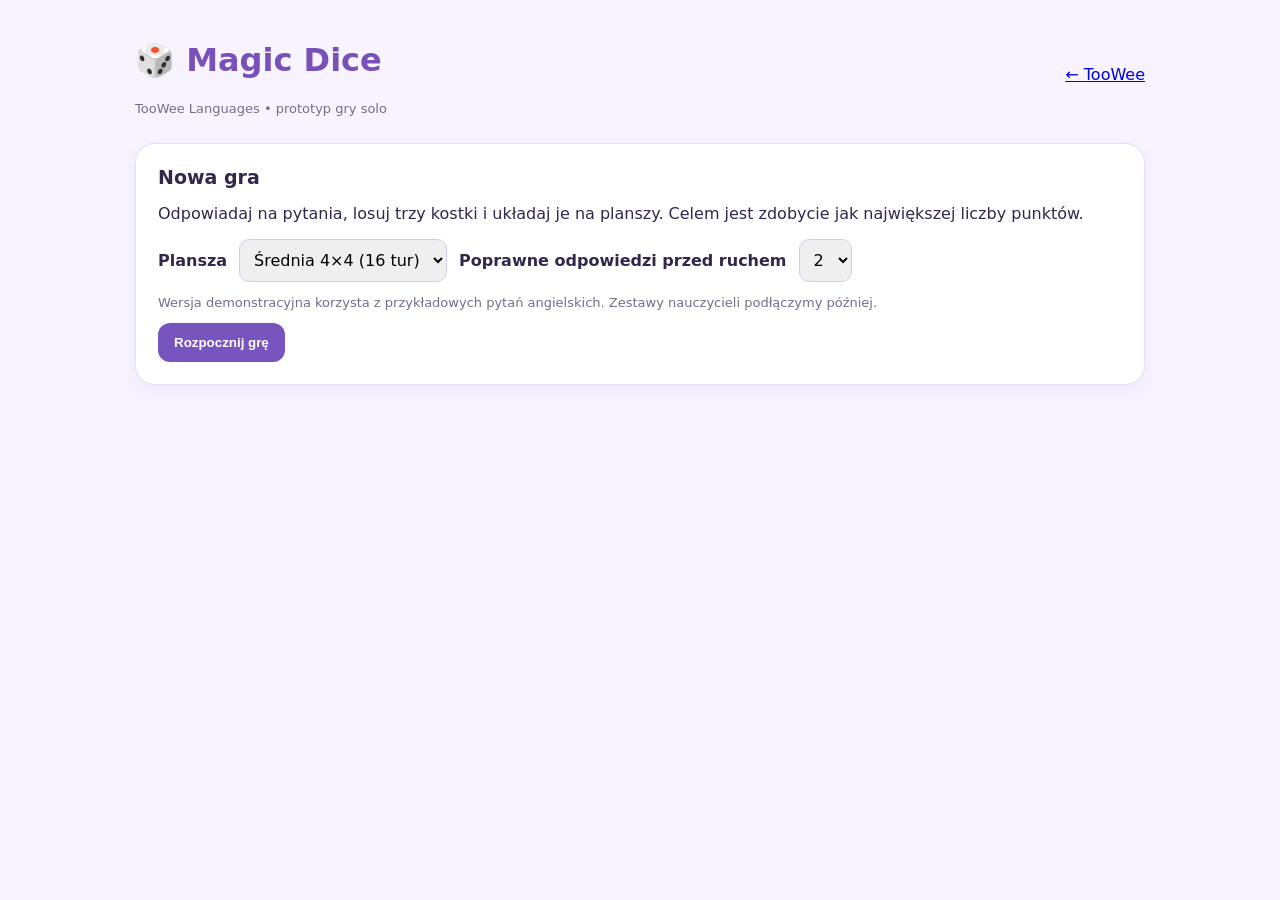
<file: magic-dice.html>
<!doctype html><html lang="pl"><head><meta charset="utf-8"><meta name="viewport" content="width=device-width,initial-scale=1"><title>TooWee • Magic Dice</title><style>
:root{font-family:Inter,system-ui,sans-serif;background:#f7f3ff;color:#33264b}*{box-sizing:border-box}body{margin:0}main{max-width:1050px;margin:auto;padding:20px}h1{color:#7751b9}h2{font-size:19px;margin:0 0 12px}.panel{background:#fff;border:1px solid #e7def4;border-radius:20px;padding:22px;margin:14px 0;box-shadow:0 5px 16px #513b7610}.row{display:flex;align-items:center;gap:12px;flex-wrap:wrap}.spread{justify-content:space-between}.muted{color:#786b8c;font-size:13px}button{background:#7854be;color:#fff;border:0;border-radius:12px;padding:12px 16px;font-weight:700;cursor:pointer}button.alt{background:#eee7fb;color:#563c8c}button:disabled{opacity:.45;cursor:not-allowed}select,input{font:inherit;padding:10px;border:1px solid #d8cbea;border-radius:10px}label{font-weight:650}.hidden{display:none!important}.board{display:grid;gap:7px;width:min(100%,490px);aspect-ratio:1;margin:auto}.cell{min-width:0;min-height:0;padding:2px;border:2px solid #e6dff0;border-radius:12px;background:#f4f1f9;color:#51436a;display:flex;align-items:center;justify-content:center;font-size:clamp(10px,2.5vw,18px);position:relative}.cell[data-type=color]{background:var(--tile)}.cell[data-type=number]{background:#e2ddec}.cell:focus-visible{outline:3px solid #9b74dd}.die{display:inline-flex;flex-direction:column;align-items:center;justify-content:center;aspect-ratio:1;width:62px;border-radius:14px;background:var(--die);color:#fff;font-size:28px;font-weight:850;border:3px solid #ffffff88;box-shadow:0 3px 7px #0002;text-shadow:0 1px 3px #0007}.cell .die{width:90%;height:90%;font-size:clamp(15px,3.2vw,32px)}.dice{display:flex;gap:12px;justify-content:center;flex-wrap:wrap}.dice button{background:transparent;padding:3px;border:3px solid transparent;border-radius:16px}.dice button.chosen{border-color:#7652bf;background:#eee7fb}.stat{background:#f4eefc;border-radius:12px;padding:12px 16px}.message{background:#f0eafb;border-radius:12px;padding:12px;margin:10px 0}.error{color:#b02b4a}.success{color:#25784b}.answers{display:grid;grid-template-columns:repeat(2,minmax(0,1fr));gap:10px}.answers button{min-height:52px}.help{display:flex;gap:8px;flex-wrap:wrap} @media(max-width:650px){main{padding:10px}.panel{padding:14px}.die{width:52px}.cell{border-radius:7px}.answers{grid-template-columns:1fr}}
</style></head><body><main><header class="row spread"><div><h1>🎲 Magic Dice</h1><p class="muted">TooWee Languages • prototyp gry solo</p></div><a href="index.html">← TooWee</a></header>
<section id="setup" class="panel"><h2>Nowa gra</h2><p>Odpowiadaj na pytania, losuj trzy kostki i układaj je na planszy. Celem jest zdobycie jak największej liczby punktów.</p><div class="row"><label for="size">Plansza</label><select id="size"><option value="3">Łatwa 3×3 (9 tur)</option><option value="4" selected>Średnia 4×4 (16 tur)</option><option value="5">Trudna 5×5 (25 tur)</option></select><label for="need">Poprawne odpowiedzi przed ruchem</label><select id="need"><option value="1">1</option><option value="2" selected>2</option><option value="3">3</option></select></div><p class="muted">Wersja demonstracyjna korzysta z przykładowych pytań angielskich. Zestawy nauczycieli podłączymy później.</p><button id="start">Rozpocznij grę</button></section>
<section id="game" class="hidden"><div class="panel row spread"><div class="row"><span class="stat">Tura: <strong id="turn">1</strong></span><span class="stat">💎 <strong id="diamonds">10</strong></span><span class="stat">Punkty: <strong id="points">0</strong></span></div><span id="target" class="stat"></span></div>
<div id="questionPanel" class="panel"><h2>📚 Pytanie <span id="progress"></span></h2><p id="prompt" style="font-size:20px;font-weight:650"></p><div id="answers" class="answers"></div><p id="feedback" aria-live="polite"></p></div>
<div id="playPanel" class="panel hidden"><h2>Wybierz jedną z trzech kostek</h2><div id="dice" class="dice"></div><p class="muted">Kliknij kostkę, a następnie dozwolone pole na planszy. Nie można kłaść dwóch identycznych kostek obok siebie (góra/dół/lewo/prawo).</p><div class="help"><button id="reroll" class="alt">🔄 Przerzuć jedną (2 💎)</button><button id="draw" class="alt">🎲 Nowe trzy (4 💎)</button><button id="chooseValue" class="alt">🔢 Wybierz wartość (5 💎)</button><button id="pass" class="alt">Pomiń turę</button></div><p id="playMessage" class="message" aria-live="polite"></p></div>
<div class="panel"><h2>Plansza</h2><div id="board" class="board" aria-label="Plansza Magic Dice"></div><p class="muted">Szare pole z cyfrą = wymagana wartość; pastelowy kolor = wymagany kolor; jasne pole = dowolna kostka.</p></div></section>
<section id="end" class="panel hidden"><h2>🏆 Koniec gry!</h2><p id="summary"></p><div id="breakdown"></div><button id="again">Zagraj ponownie</button></section>
</main><script>
"use strict";
const $=id=>document.getElementById(id),COLORS=[{name:"czerwony",hex:"#e76c82",light:"#fce0e6"},{name:"żółty",hex:"#d5a626",light:"#fff2c9"},{name:"zielony",hex:"#4caa83",light:"#d7f2e6"},{name:"niebieski",hex:"#538dd7",light:"#dbeafa"},{name:"fioletowy",hex:"#9564ca",light:"#eadcf8"}];
const QUESTIONS=[["She ___ TV when I called.",["was watching","watched","watches","watch"],0],["I ___ to school yesterday.",["went","go","have gone","going"],0],["They ___ football at 5 PM yesterday.",["were playing","played","play","have played"],0],["He ___ his keys last night.",["lost","was losing","loses","has lost"],0],["While I ___, it started raining.",["was walking","walk","walked","have walked"],0],["We ___ dinner when the phone rang.",["were having","had","have","having"],0],["She ___ the book last week.",["finished","finishes","has finished","was finishing"],0],["What ___ you doing at 8 PM?",["were","did","are","have"],0]];
let state=null;
const rnd=n=>Math.floor(Math.random()*n),die=()=>({color:rnd(5),value:1+rnd(6)}),shuffle=a=>a.map(v=>({v,r:Math.random()})).sort((a,b)=>a.r-b.r).map(x=>x.v);
function tile(){const r=Math.random();return r<.28?{type:"number",value:1+rnd(6)}:r<.55?{type:"color",value:rnd(5)}:{type:"neutral",value:null}}
function drawDie(d){return '<span class="die" style="--die:'+COLORS[d.color].hex+'" aria-label="'+COLORS[d.color].name+' '+d.value+'">'+d.value+'</span>'}
function valid(d,i){const t=state.tiles[i];if(state.placed[i])return false;if(t.type==="number"&&t.value!==d.value)return false;if(t.type==="color"&&t.value!==d.color)return false;const n=state.size;for(const j of [i%n?i-1:-1,i%n<n-1?i+1:-1,i-n,i+n]){if(j<0||j>=n*n)continue;const x=state.placed[j];if(x&&x.color===d.color&&x.value===d.value)return false}return true}
function score(){let rows=0,cols=0,filled=0;const n=state.size;for(const d of state.placed)if(d)filled++;for(let axis=0;axis<2;axis++)for(let k=0;k<n;k++){const line=Array.from({length:n},(_,j)=>state.placed[axis===0?k*n+j:j*n+k]);if(line.every(Boolean)&&new Set(line.map(d=>d.color)).size===n&&new Set(line.map(d=>d.value)).size===n){if(axis===0)rows++;else cols++}}const bonus=state.placed.filter(d=>d&&d.color===state.target).length*2;return {filled,rows,cols,bonus,empty:n*n-filled,total:filled+5*(rows+cols)+bonus-(n*n-filled)}}
function renderBoard(){const n=state.size;$("board").style.gridTemplateColumns="repeat("+n+",1fr)";$("board").innerHTML=state.tiles.map((t,i)=>{const d=state.placed[i],style=t.type==="color"?'style="--tile:'+COLORS[t.value].light+'"':"";return '<button class="cell" data-i="'+i+'" data-type="'+t.type+'" '+style+' '+(state.phase!=="place"||state.selected===null||!valid(state.pool[state.selected],i)?"disabled":"")+' aria-label="Pole '+(i+1)+(d?" zajęte":"")+'">'+(d?drawDie(d):t.type==="number"?t.value:t.type==="color"?"●":"·")+'</button>'}).join("")}
function stats(){const s=score();$("turn").textContent=Math.min(state.turn+1,state.max)+"/"+state.max;$("diamonds").textContent=state.diamonds;$("points").textContent=s.total;$("target").textContent="🎯 Kolor bonusowy: "+COLORS[state.target].name;renderBoard()}
function nextQuestion(){state.phase="question";state.qCount=0;$("questionPanel").classList.remove("hidden");$("playPanel").classList.add("hidden");ask();stats()}
function ask(){const q=QUESTIONS[rnd(QUESTIONS.length)];state.current=q;$("progress").textContent="("+state.qCount+"/"+state.need+" poprawnych)";$("prompt").textContent=q[0];$("feedback").textContent="";$("answers").innerHTML=shuffle(q[1].map((a,i)=>({a,i}))).map(x=>'<button data-answer="'+x.i+'">'+x.a.replace(/&/g,"&amp;").replace(/</g,"&lt;")+'</button>').join("")}
$("answers").onclick=e=>{const b=e.target.closest("button[data-answer]");if(!b||state.phase!=="question")return;const correct=Number(b.dataset.answer)===state.current[2];state.attempts++;if(correct){state.correct++;state.qCount++;if(state.qCount>=state.need){state.phase="place";state.pool=[die(),die(),die()];state.selected=null;state.used={reroll:false,draw:false,value:false};$("questionPanel").classList.add("hidden");$("playPanel").classList.remove("hidden");$("playMessage").textContent="Wybierz kostkę i pole.";renderDice();stats()}else ask()}else{$("feedback").textContent="Spróbuj ponownie!";$("feedback").className="error";ask()}};
function renderDice(){$("dice").innerHTML=state.pool.map((d,i)=>'<button data-die="'+i+'" class="'+(state.selected===i?"chosen":"")+'" aria-label="Wybierz kostkę '+(i+1)+'">'+drawDie(d)+'</button>').join("");for(const [id,cost,key] of [["reroll",2,"reroll"],["draw",4,"draw"],["chooseValue",5,"value"]])$(id).disabled=state.used[key]||state.diamonds<cost||((key==="reroll"||key==="value")&&state.selected===null);renderBoard()}
$("dice").onclick=e=>{const b=e.target.closest("button[data-die]");if(!b)return;state.selected=Number(b.dataset.die);$("playMessage").textContent="Teraz wybierz pole na planszy.";renderDice()};
$("board").onclick=e=>{const b=e.target.closest("button[data-i]");if(!b||state.phase!=="place"||state.selected===null)return;const i=Number(b.dataset.i),d=state.pool[state.selected];if(!valid(d,i))return;state.placed[i]={...d};advance()};
function advance(){state.turn++;if(state.turn>=state.max){finish();return}nextQuestion()}
function spend(cost,key){if(state.used[key]||state.diamonds<cost)return false;state.diamonds-=cost;state.used[key]=true;return true}
$("reroll").onclick=()=>{if(state.selected===null||!spend(2,"reroll"))return;state.pool[state.selected]=die();$("playMessage").textContent="Wylosowano nową kostkę.";stats();renderDice()};
$("draw").onclick=()=>{if(!spend(4,"draw"))return;state.pool=[die(),die(),die()];state.selected=null;$("playMessage").textContent="Wylosowano trzy nowe kostki.";stats();renderDice()};
$("chooseValue").onclick=()=>{if(state.selected===null||state.used.value||state.diamonds<5)return;const input=prompt("Wybierz wartość kostki od 1 do 6:");if(input===null)return;const v=Number(input);if(!Number.isInteger(v)||v<1||v>6){$("playMessage").textContent="Podaj liczbę od 1 do 6.";return}if(!spend(5,"value"))return;state.pool[state.selected].value=v;stats();renderDice()};
$("pass").onclick=()=>{if(confirm("Pominąć turę? Zużyje to jedną turę."))advance()};
function finish(){const s=score();$("game").classList.add("hidden");$("end").classList.remove("hidden");$("summary").textContent="Twój wynik: "+s.total+" punktów. Poprawne odpowiedzi: "+state.correct+"/"+state.attempts+" ("+(state.attempts?Math.round(100*state.correct/state.attempts):0)+"%).";$("breakdown").textContent="Kostki: +"+s.filled+" • Pełne rzędy/kolumny: +"+5*(s.rows+s.cols)+" • Bonus koloru: +"+s.bonus+" • Puste pola: −"+s.empty}
$("start").onclick=()=>{const size=Number($("size").value),need=Number($("need").value);state={size,max:size*size,need,turn:0,diamonds:10,target:rnd(5),tiles:Array.from({length:size*size},tile),placed:Array(size*size).fill(null),attempts:0,correct:0,phase:"question",qCount:0};$("setup").classList.add("hidden");$("end").classList.add("hidden");$("game").classList.remove("hidden");nextQuestion()};
$("again").onclick=()=>{$("end").classList.add("hidden");$("setup").classList.remove("hidden")};
</script></body></html>
</file>
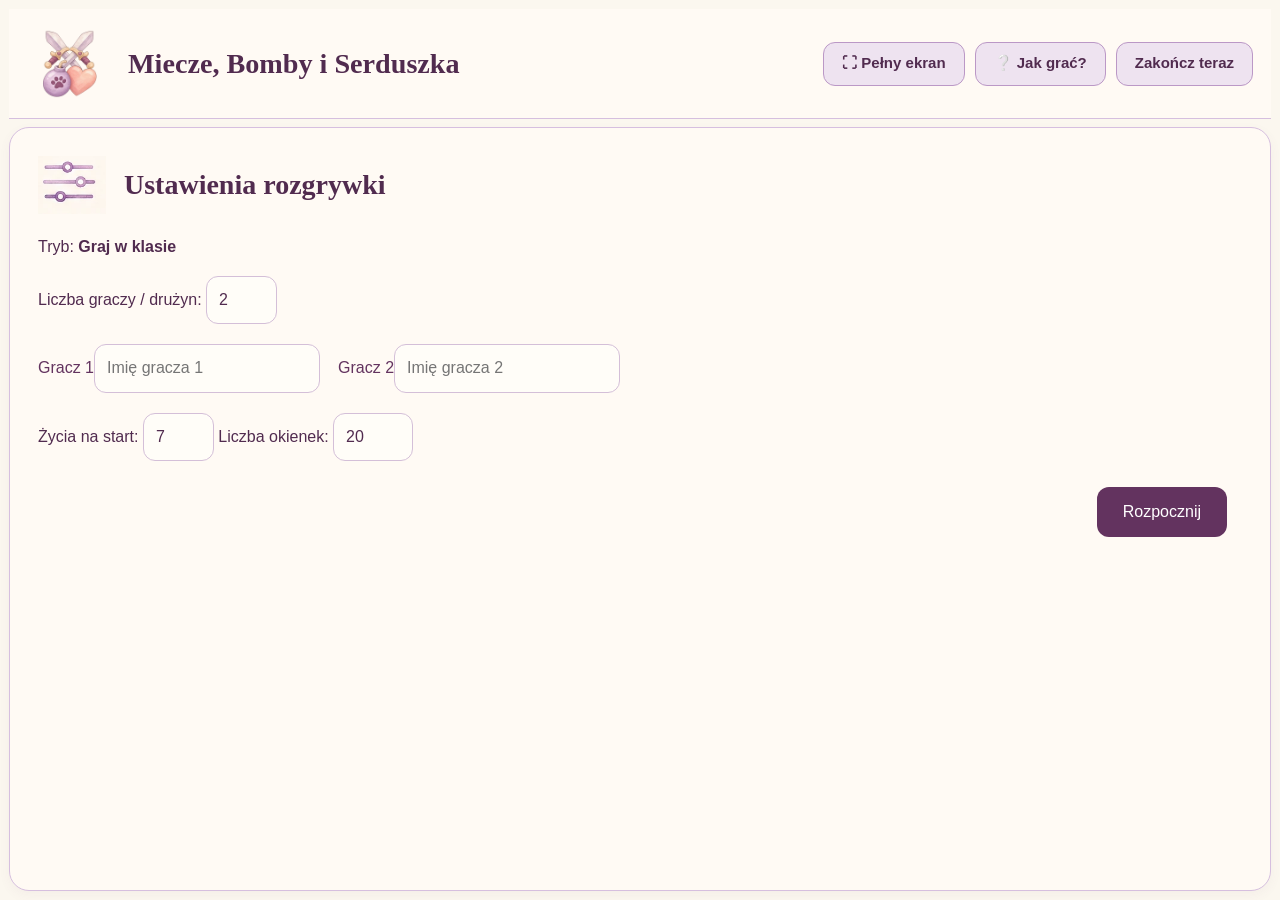
<file: swords-bombs-hearts.html>
<!doctype html><html lang="pl"><head><meta charset="utf-8"><meta name="viewport" content="width=device-width,initial-scale=1"><title>Miecze, Bomby i Serduszka · TooWee</title><style>
*{box-sizing:border-box}body{margin:0;background:#f8f3ff;color:#352549;font:16px system-ui,Arial}main{min-height:100vh;display:flex;flex-direction:column;padding:clamp(12px,2vw,28px);gap:14px;max-width:1500px;margin:auto}header{display:flex;align-items:center;justify-content:space-between;gap:12px;flex-wrap:wrap}h1{font-size:clamp(20px,2.5vw,34px);margin:0;color:#7952a4}button{border:0;border-radius:12px;background:#7952ae;color:white;padding:12px 18px;font:inherit;cursor:pointer}button:disabled{opacity:.5;cursor:default}input{border:1px solid #cab5dc;border-radius:9px;padding:10px;font:inherit;max-width:100%}.panel{background:white;border-radius:20px;padding:18px;box-shadow:0 5px 20px #48346a10}.players{display:flex;flex-wrap:wrap;gap:12px}.player{padding:12px 16px;border:2px solid #e6d8f3;border-radius:15px;background:white;min-width:170px}.player.active{border-color:#8053bd;background:#f2eaff}.player.out{opacity:.45}.hearts{font-size:clamp(18px,2vw,28px);letter-spacing:2px}.board{display:grid;grid-template-columns:repeat(var(--cols,5),minmax(0,1fr));gap:clamp(5px,1vw,12px);flex:1;min-height:0}.tile{min-height:60px;background:linear-gradient(145deg,#8c66c3,#67439c);font-size:clamp(20px,3vw,42px);font-weight:800;aspect-ratio:1.4}.tile.revealed{background:#eee6f7;color:#37234f}.controls{display:flex;gap:10px;flex-wrap:wrap}.question{font-size:clamp(18px,2.2vw,26px);font-weight:650}.target{display:flex;gap:10px;flex-wrap:wrap}#message{font-size:18px;font-weight:600}.hidden{display:none!important}@media(max-width:700px){.tile{min-height:45px;aspect-ratio:1}.player{min-width:130px;padding:8px}.board{gap:5px}}
/* One-screen game layout: the board consumes only the remaining viewport height. */
html,body{width:100%;height:100%;overflow:hidden}
main{height:100dvh;min-height:0;max-width:none;overflow:hidden;gap:clamp(5px,.9vh,12px);padding:clamp(6px,1vh,12px)}
header{flex:0 0 auto;min-height:0}header h1{font-size:clamp(17px,2vw,27px)}
#play:not(.hidden){display:flex;flex-direction:column;flex:1;min-height:0;gap:clamp(4px,.8vh,10px);overflow:hidden}
#play>.panel{flex:0 0 auto;padding:clamp(7px,1vh,12px);display:grid;grid-template-columns:minmax(0,1fr) auto;gap:3px 10px;align-items:center}
#play>.panel h2{font-size:clamp(16px,2vw,23px);margin:0;grid-column:1}
#question{font-size:clamp(14px,1.8vw,22px);grid-column:1}
#answer,#controls,#targets{grid-column:2;grid-row:auto}
#message{margin:0;font-size:clamp(12px,1.4vw,16px);grid-column:1/-1}
.players{flex:0 0 auto;max-height:19vh;overflow:hidden;gap:6px;align-content:start}
.player{padding:5px 9px;min-width:110px;font-size:clamp(11px,1.3vw,15px)}
.hearts{font-size:clamp(12px,1.65vw,21px);letter-spacing:0;overflow-wrap:anywhere}
.board{flex:1 1 0;min-height:0;min-width:0;display:grid;grid-template-columns:repeat(var(--cols,5),minmax(0,1fr));grid-template-rows:repeat(var(--rows,4),minmax(0,1fr));gap:clamp(3px,.7vh,8px);overflow:hidden}
.tile{min-width:0;min-height:0;width:100%;height:100%;aspect-ratio:auto;padding:0;border-radius:clamp(5px,1vw,12px);font-size:clamp(18px,min(4vw,6vh),56px)}
#setup{overflow:auto;max-height:calc(100dvh - 65px)}
@media(max-height:650px){header h1{font-size:18px}header button,#play button{padding:5px 9px;font-size:13px}.players{max-height:16vh}.player{padding:3px 6px}.hearts{font-size:13px}}

/* Keep the numbered board clear; show this panel only for targeting or results. */
#play>.panel[hidden]{display:none!important}
#play>.panel{height:clamp(130px,20vh,190px);min-height:0;overflow:hidden;grid-template-rows:auto 1fr auto;align-content:start}
#play>.panel h2{grid-row:1;align-self:start}
#question{grid-row:2;align-self:center}
#targets,#controls,#answer{align-self:center}
#message{grid-row:3;align-self:end;white-space:nowrap;overflow:hidden;text-overflow:ellipsis}
.board{align-content:stretch;justify-content:stretch}
@media(max-height:600px){#play>.panel{height:120px}.players{max-height:13vh}}
</style><link rel="stylesheet" href="teacher-game-setup.css?v=4"><style>body{background:#fbf7ef;color:#512b4f}header{border-bottom:1px solid #d6bfdf;padding-bottom:18px}header h1{font-family:Georgia,serif;color:#512b4f;display:flex;align-items:center;gap:16px}header h1 img{width:85px;height:85px;object-fit:contain}button{background:#63335f;color:#fff}#setup{background:#fffaf4;border:1px solid #d6bfdf;padding:28px;border-radius:20px;box-shadow:0 4px 12px #7754740d}#setup h2{font:700 28px Georgia,serif;color:#512b4f;display:flex;align-items:center;gap:18px;margin:0 0 24px}#setup h2:before{content:"";display:block;width:68px;height:58px;background:url("assets/approved-game-setup.webp") -480px -183px/921.6px 614.4px no-repeat}#setup input{background:#fffdf8;border:1px solid #d4bfd8;border-radius:12px;min-height:48px;padding:12px;color:#512b4f}#setup p{margin:20px 0}#setup #nameFields{display:flex;flex-wrap:wrap;gap:18px}#setup #begin{display:block;min-height:50px;padding:12px 26px;margin:26px 0 0 auto}#setup label{color:#63335f}</style><link rel="stylesheet" href="classroom-tools.css?v=20261111c"><link rel="stylesheet" href="swords-bombs-hearts.css?v=20261113b">
<link rel="stylesheet" href="game-ui.css?v=20261116shared"><link rel="stylesheet" href="question-engine.css?v=20261119formats"><style>.tw-vocab-image{display:block;max-width:260px;max-height:22dvh;object-fit:contain;margin:8px auto}</style></head><body><main><header><h1><img src="assets/game-icons/sbh.webp" alt="">Miecze, Bomby i Serduszka</h1><div class="controls"><button id="fullscreen">⛶ Pełny ekran</button><button id="helpGame" type="button">❔ Jak grać?</button><button id="exitGame" type="button">Zakończ teraz</button></div></header><section id="setup" class="panel"><h2>Ustawienia rozgrywki</h2><p>Tryb: <strong>Graj w klasie</strong></p><p>Liczba graczy / drużyn: <input id="playerCount" type="number" min="2" max="30" value="2"></p><div id="nameFields"></div><p>Życia na start: <input id="lives" type="number" min="1" max="30" value="7"> Liczba okienek: <input id="count" type="number" min="5" max="100" value="20"></p><button id="begin">Rozpocznij</button></section><section id="play" class="hidden"><div id="players" class="players"></div><div class="panel"><h2 id="turn"></h2><div id="question" class="question"></div><div id="answer"></div><div id="targets" class="target"></div><div id="controls" class="controls"></div><p id="message" aria-live="polite"></p></div><div id="board" class="board"></div></section></main><script src="game-ui.js?v=20261116shared"></script><script src="question-engine.js?v=20261119formats2"></script><script src="swords-bombs-hearts-play.js?v=20261120imageside"></script><script src="dialog-close.js?v=2"></script></body></html>
</file>
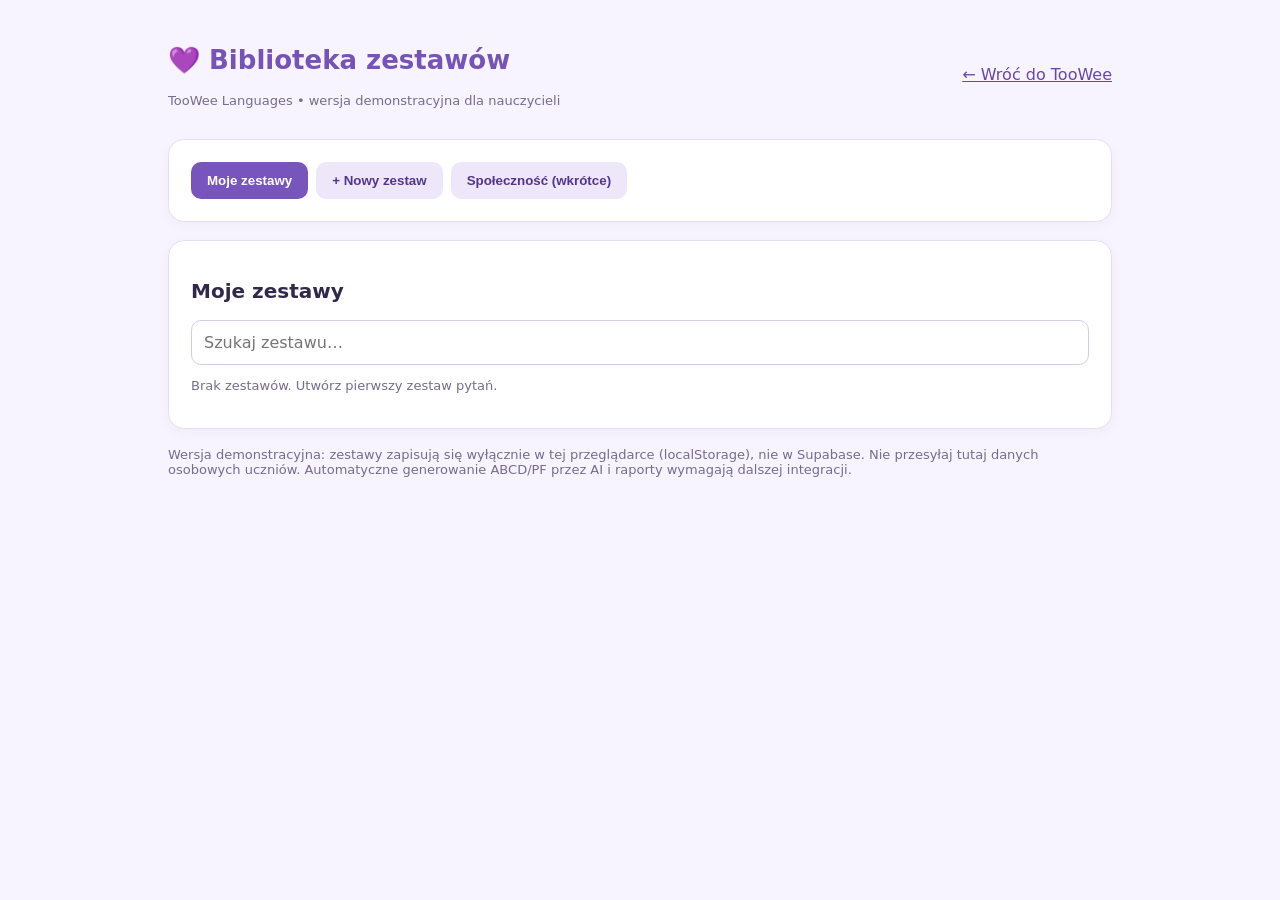
<file: teacher-library.html>
<!doctype html>
<html lang="pl"><head><meta charset="utf-8"><meta name="viewport" content="width=device-width,initial-scale=1"><title>TooWee – Biblioteka zestawów</title>
<style>
:root{font-family:Inter,system-ui,sans-serif;color:#322849;background:#f7f4ff}*{box-sizing:border-box}body{margin:0}main{max-width:980px;margin:auto;padding:28px 18px}header{display:flex;justify-content:space-between;align-items:center;gap:15px;flex-wrap:wrap}h1{color:#7654b7;font-size:26px}h2{font-size:20px}button{border:0;border-radius:10px;background:#7855bd;color:white;padding:11px 16px;font-weight:600;cursor:pointer}button.secondary{background:#eee7fa;color:#54358e}button:disabled{opacity:.5;cursor:not-allowed}.card{background:#fff;border:1px solid #e7def3;border-radius:16px;padding:22px;margin:18px 0;box-shadow:0 3px 12px #32144d0a}.row{display:flex;gap:10px;align-items:center;flex-wrap:wrap}.grow{flex:1}.muted{color:#786c8c;font-size:13px}.tabs{display:flex;gap:8px;flex-wrap:wrap}input,textarea,select{width:100%;padding:12px;border:1px solid #d8cbe9;border-radius:10px;font:inherit}textarea{min-height:155px}label{display:block;font-weight:650;margin:12px 0 6px} .item{padding:14px;border:1px solid #e8e0f4;border-radius:12px;margin:10px 0}.pill{display:inline-block;background:#eee8fa;border-radius:8px;padding:5px 9px;font-size:12px}.error{color:#a12946}.success{color:#276c4b}.hidden{display:none!important} .grid{display:grid;grid-template-columns:repeat(auto-fit,minmax(180px,1fr));gap:12px} .option{padding:15px;border:1px solid #ddd0ef;border-radius:12px;cursor:pointer}.option input{width:auto} .question{white-space:pre-wrap}a{color:#6947aa} @media(max-width:600px){main{padding:14px}.card{padding:15px}}
</style></head><body><main>
<header><div><h1>💜 Biblioteka zestawów</h1><p class="muted">TooWee Languages • wersja demonstracyjna dla nauczycieli</p></div><a href="index.html">← Wróć do TooWee</a></header>
<div class="card"><div class="tabs"><button id="tabMine">Moje zestawy</button><button id="tabCreate" class="secondary">+ Nowy zestaw</button><button id="tabCommunity" class="secondary">Społeczność (wkrótce)</button></div></div>
<section id="mine" class="card"><h2>Moje zestawy</h2><input id="search" placeholder="Szukaj zestawu…"><div id="sets"></div></section>
<section id="create" class="card hidden"><h2 id="editorTitle">Nowy zestaw</h2><label for="title">Nazwa zestawu</label><input id="title" placeholder="np. Past Simple vs Past Continuous" maxlength="120"><label for="language">Język</label><select id="language"><option>Angielski</option><option>Japoński</option><option>Hiszpański</option></select><label for="level">Poziom</label><input id="level" placeholder="np. A2/B1, N5" maxlength="30"><label for="bulk">Pytania i odpowiedzi</label><p class="muted">Wklej jedno pytanie w wierszu. Oddziel pytanie od odpowiedzi pionową kreską |. W razie potrzeby popraw wiersze przed zapisem.</p><textarea id="bulk" placeholder="She ___ (watch) TV when I called. | was watching&#10;I ___ (go) to school yesterday. | went"></textarea><div class="row"><button id="preview">Sprawdź import</button><button id="save" class="secondary">Zapisz zestaw</button><button id="cancel" class="secondary">Anuluj</button></div><div id="validation" aria-live="polite"></div></section>
<section id="configure" class="card hidden"><h2>Utwórz rozgrywkę</h2><p id="selectedSet"></p><label for="game">Gra</label><select id="game"><option value="dice">🎲 Magic Dice</option><option value="pouches">🐱 Saszetki Sophie</option><option value="collection">🏆 Kolekcje</option></select><label for="format">Format pytań</label><select id="format"><option value="write">Wpisz odpowiedź</option><option value="quiz">Quiz ABCD</option><option value="tf">Prawda / Fałsz</option></select><div id="diceSettings"><label for="difficulty">Poziom Magic Dice</label><select id="difficulty"><option value="3">Łatwy 3×3 – 9 tur</option><option value="4" selected>Średni 4×4 – 16 tur</option><option value="5">Trudny 5×5 – 25 tur</option></select></div><label for="required">Poprawne odpowiedzi przed ruchem</label><select id="required"><option>1</option><option selected>2</option><option>3</option><option>5</option></select><p id="gameNote" class="muted"></p><div class="row"><button id="showQuestions">Podgląd pytań</button><button id="back" class="secondary">Wróć</button></div><div id="questions"></div></section>
<section id="community" class="card hidden"><h2>Zestawy społeczności</h2><p>Ten widok zostanie podłączony po wdrożeniu kont nauczycieli, uprawnień dostępu i bazy Supabase. Nie publikujemy prywatnych materiałów automatycznie.</p></section>
<p class="muted">Wersja demonstracyjna: zestawy zapisują się wyłącznie w tej przeglądarce (localStorage), nie w Supabase. Nie przesyłaj tutaj danych osobowych uczniów. Automatyczne generowanie ABCD/PF przez AI i raporty wymagają dalszej integracji.</p>
</main><script>
"use strict";
const KEY="toowee.teacherSets.demo.v1";const $=id=>document.getElementById(id);
let sets=[];try{const stored=JSON.parse(localStorage.getItem(KEY)||"[]");if(Array.isArray(stored))sets=stored.filter(s=>s&&typeof s.title==="string"&&Array.isArray(s.questions))}catch{}
let editing=null,selected=null;
const escapeHTML=s=>String(s).replace(/[&<>"']/g,c=>({"&":"&amp;","<":"&lt;",">":"&gt;",'"':"&quot;","'":"&#39;"}[c]));
function show(id){for(const x of ["mine","create","configure","community"])$(x).classList.toggle("hidden",x!==id)}
function parse(){return $("bulk").value.split(/\r?\n/).map((line,i)=>({line:i+1,parts:line.split("|").map(v=>v.trim()),raw:line})).filter(v=>v.raw.trim())}
function validate(){const rows=parse(),errors=rows.filter(v=>v.parts.length!==2||!v.parts[0]||!v.parts[1]);$("validation").innerHTML=errors.length?'<p class="error">Popraw wiersze: '+errors.map(v=>v.line).join(", ")+'</p>':'<p class="success">Rozpoznano '+rows.length+' pytań.</p>';return {rows,errors}}
function persist(){localStorage.setItem(KEY,JSON.stringify(sets))}
function render(){const term=$("search").value.toLocaleLowerCase("pl");const filtered=sets.filter(s=>s.title.toLocaleLowerCase("pl").includes(term));$("sets").innerHTML=filtered.length?filtered.map(s=>'<div class="item"><div class="row"><div class="grow"><strong>'+escapeHTML(s.title)+'</strong><p class="muted">'+escapeHTML(s.language)+' • '+escapeHTML(s.level||"Poziom nieokreślony")+' • '+s.questions.length+' pytań</p></div><button data-action="play" data-id="'+escapeHTML(s.id)+'">Zagraj</button><button class="secondary" data-action="edit" data-id="'+escapeHTML(s.id)+'">Edytuj</button><button class="secondary" data-action="delete" data-id="'+escapeHTML(s.id)+'">Usuń</button></div></div>').join(""):'<p class="muted">Brak zestawów. Utwórz pierwszy zestaw pytań.</p>'}
$("sets").addEventListener("click",e=>{const b=e.target.closest("button[data-action]");if(!b)return;const s=sets.find(x=>x.id===b.dataset.id);if(!s)return;if(b.dataset.action==="delete"){if(confirm("Usunąć zestaw „"+s.title+"”?")){sets=sets.filter(x=>x.id!==s.id);persist();render()}return}if(b.dataset.action==="edit"){editing=s.id;$("editorTitle").textContent="Edytuj zestaw";$("title").value=s.title;$("language").value=s.language;$("level").value=s.level||"";$("bulk").value=s.questions.map(q=>q.prompt+" | "+q.answer).join("\n");$("validation").innerHTML="";show("create")}else{selected=s.id;$("selectedSet").textContent=s.title+" • "+s.questions.length+" pytań";$("questions").innerHTML="";updateGame();show("configure")}});
$("tabMine").onclick=()=>{render();show("mine")};$("tabCreate").onclick=()=>{editing=null;$("editorTitle").textContent="Nowy zestaw";for(const id of ["title","level","bulk"])$(id).value="";$("validation").innerHTML="";show("create")};$("tabCommunity").onclick=()=>show("community");$("cancel").onclick=()=>show("mine");$("back").onclick=()=>show("mine");$("search").oninput=render;$("preview").onclick=validate;
$("save").onclick=()=>{const title=$("title").value.trim(),{rows,errors}=validate();if(!title||!rows.length||errors.length){$("validation").insertAdjacentHTML("beforeend",'<p class="error">Podaj nazwę i co najmniej jedno poprawne pytanie.</p>');return}const s={id:editing||crypto.randomUUID(),title,language:$("language").value,level:$("level").value.trim(),questions:rows.map(r=>({prompt:r.parts[0],answer:r.parts[1]})),updatedAt:new Date().toISOString()};sets=editing?sets.map(x=>x.id===editing?s:x):[s,...sets];persist();render();show("mine")};
function updateGame(){const dice=$("game").value==="dice";$("diceSettings").classList.toggle("hidden",!dice);$("gameNote").textContent=dice?("Liczba tur: "+Number($("difficulty").value)**2+". Wymagane poprawne odpowiedzi na pełną grę: "+(Number($("difficulty").value)**2*Number($("required").value))+"."):"Ustawienia specyficzne dla tej gry będą dostępne po podłączeniu jej silnika."}
for(const id of ["game","difficulty","required"])$(id).addEventListener("change",updateGame);
$("showQuestions").onclick=()=>{const s=sets.find(x=>x.id===selected);if(!s)return;const f=$("format").value;let notice=f==="write"?"Podgląd pytań źródłowych – ten format może używać podanych odpowiedzi.":"Tryb "+(f==="quiz"?"ABCD":"Prawda/Fałsz")+" wymaga wygenerowania i sprawdzenia wariantów odpowiedzi. Integracja AI nie jest jeszcze podłączona.";const list=s.questions.slice(0,10).map((q,i)=>'<div class="item"><strong>'+(i+1)+'. '+escapeHTML(q.prompt)+'</strong><p class="muted">Odpowiedź źródłowa: '+escapeHTML(q.answer)+'</p></div>').join("");$("questions").innerHTML='<p class="muted">'+escapeHTML(notice)+'</p>'+list};
render();show("mine");
</script></body></html>
</file>
<file: teacher-game-setup.css>
.toowee-setup{color:#512b4f;margin:20px 0}
#teacherGameCatalog:has(.toowee-setup)>h3,#teacherGameCatalog:has(.toowee-setup)>p:not(.game-delivery-banner){display:none}
.toowee-setup-heading{display:flex;align-items:center;gap:22px;margin:0 0 24px}
.toowee-setup-heading img{width:115px;height:100px;object-fit:contain}
.toowee-setup-heading h3{font:700 clamp(26px,3vw,40px) Georgia,serif;margin:0 0 8px;color:#512b4f}
.toowee-setup-heading p{margin:0;font-size:19px;color:#806d7b}
.toowee-setup-columns{display:grid;grid-template-columns:minmax(0,1fr) minmax(0,1fr);gap:20px;align-items:start}
.toowee-setup-card,body[data-portal-mode=teacher] #teacherControls .toowee-setup-game{background:#fffaf4;border:1px solid #d6bfdf;border-radius:20px;padding:24px;box-shadow:0 4px 12px #7754740d;min-width:0;margin:0}
.toowee-setup h4{font:700 27px Georgia,serif;color:#512b4f;margin:0 0 24px;display:flex;align-items:center;gap:16px}
.toowee-materials>h4:before,.toowee-settings-title:before{content:'';display:block;flex:none;background-image:url('assets/approved-game-setup.webp');background-size:921.6px 614.4px;background-repeat:no-repeat}
.toowee-materials>h4:before{width:112px;height:80px;background-position:-63px -180px}
.toowee-settings-title:before{width:68px;height:58px;background-position:-480px -183px}
.toowee-material-fields{display:grid;gap:18px;margin-bottom:22px}
.toowee-search-field>span{display:block;font-weight:650;font-size:15px;margin-bottom:8px}
.toowee-search-field details{position:relative}
.toowee-search-field summary{list-style:none;cursor:pointer;background:#fffdf8;border:1px solid #ccb3d7;padding:12px 15px;border-radius:10px;display:flex;justify-content:space-between;gap:12px;color:#512b4f}
.toowee-search-field summary:after{content:'⌄'}
.toowee-search-field summary::-webkit-details-marker{display:none}
.toowee-search-field input{width:100%;margin:8px 0}
.toowee-search-options{display:grid;max-height:230px;overflow:auto;gap:5px;padding:8px;background:#fffdf8;border:1px solid #dfcfe6;border-radius:12px}
body[data-portal-mode=teacher] #teacherControls .toowee-search-options button{background:#f6eff8;color:#63335f;text-align:left;padding:10px;border-radius:8px}
.toowee-native-source{display:none!important}
.toowee-material-selected{display:flex;align-items:center;gap:12px;justify-content:space-between;border:1px solid #e0cee5;border-radius:12px;padding:14px;background:#f5edf6}
.toowee-material-selected strong{font-size:14px;color:#63335f!important}
body[data-portal-mode=teacher] #teacherControls .toowee-material-selected button{color:#63335f;background:#eadbed;padding:8px 12px}
.toowee-material-browser{margin-top:18px}
.toowee-material-tabs,.toowee-material-toolbar,.toowee-material-crumb{display:flex;flex-wrap:wrap;gap:8px;margin-bottom:12px;align-items:center}
.toowee-material-toolbar input{flex:1;min-width:100px;width:100%}
.toowee-material-toolbar .material-view-switch{margin:0;gap:4px}
body[data-portal-mode=teacher] #teacherControls .toowee-material-browser button{background:#f0e7f3;color:#63335f;border:1px solid #e0cee5;border-radius:10px;padding:9px 12px;font-size:13px}
body[data-portal-mode=teacher] #teacherControls .toowee-material-browser button[aria-pressed=true]{background:#dfcce8;color:#512b4f;border-color:#b793c4}
.toowee-material-results{display:grid;gap:10px}
.toowee-material-results[data-view=tiles]{grid-template-columns:repeat(2,minmax(0,1fr))}
body[data-portal-mode=teacher] #teacherControls .toowee-material-option{display:flex;align-items:center;gap:10px;text-align:left;min-width:0;min-height:65px;background:#fffdf8}
.toowee-material-option>span:last-child{display:grid;gap:5px;overflow-wrap:anywhere}
.toowee-material-option small{font-size:12px;color:#806d7b}
.toowee-material-option .material-icon{width:32px;height:30px;flex:none}
.toowee-setup-game>.directory-search,.toowee-setup-game>h2,.toowee-setup-game>h3,.toowee-setup-game>p:not(#gameStatus),.toowee-setup-game>.game-types{display:none!important}
.toowee-setup-game #gameSetup{background:transparent;border:0;padding:0}
.toowee-setup-game #gameInstructions{font-size:14px;line-height:1.6;color:#806d7b;margin:0 0 18px}
.toowee-setup-game .study-settings{display:grid;grid-template-columns:1fr;gap:18px}
.toowee-setup-game input,.toowee-setup-game select{max-width:100%;box-sizing:border-box}
.toowee-setup-game label{font-size:14px;color:#63335f}
.toowee-setup-game #startGame,.toowee-setup-game #shareMagicDice{display:none!important}
.toowee-setup-game #gameStatus{font-size:13px}
.toowee-size-choices{display:grid;grid-template-columns:repeat(3,minmax(0,1fr));gap:10px;margin-top:8px}
body[data-portal-mode=teacher] #teacherControls .toowee-size-choices button{display:flex;flex-direction:column;align-items:center;gap:8px;background:#fffaf4;color:#63335f;border:1px solid #d8c3e3;border-radius:13px;padding:14px 6px}
body[data-portal-mode=teacher] #teacherControls .toowee-size-choices button[aria-pressed=true]{background:#eee0f2;border-color:#794878;box-shadow:inset 0 0 0 1px #794878}
.toowee-size-choices strong{font-size:19px;color:#63335f!important}
.toowee-size-choices small{font-size:13px}
.toowee-mini-board{width:56px;height:56px;display:grid;grid-template-columns:repeat(var(--size),1fr);gap:2px}
.toowee-mini-board i{background:#cdb0dd;border-radius:2px}
.toowee-setup-footer{display:flex;align-items:center;justify-content:space-between;gap:20px;margin-top:20px;border:1px solid #d6bfdf;border-radius:18px;background:#fffaf4;padding:20px 24px}
.toowee-setup-footer>div:first-child{display:grid;gap:8px}
.toowee-setup-footer strong{font:700 20px Georgia,serif;color:#512b4f!important}
.toowee-setup-footer small{color:#806d7b;font-size:14px}
.toowee-setup-actions{display:flex;flex-wrap:wrap;gap:10px}
body[data-portal-mode=teacher] #teacherControls .toowee-setup-actions button{background:#63335f;color:white;min-height:48px;padding:12px 22px;border-radius:12px}
.toowee-setup-status{font-size:13px;color:#806d7b}
@media(max-width:950px){.toowee-setup-columns{grid-template-columns:1fr}.toowee-setup-footer{flex-wrap:wrap}.toowee-setup-actions{width:100%;justify-content:flex-end}}
@media(max-width:500px){.toowee-setup-card,body[data-portal-mode=teacher] #teacherControls .toowee-setup-game{padding:16px}.toowee-setup h4{font-size:24px}.toowee-setup-heading img{width:76px;height:76px}.toowee-setup-footer{padding:16px}.toowee-material-results[data-view=tiles]{grid-template-columns:1fr}}

/* Student vocabulary scope lives inside the materials card. */
body[data-portal-mode=teacher] #teacherControls .toowee-setup-heading{background:transparent;border:0;box-shadow:none;display:flex;justify-content:flex-start;align-items:center;padding:0;min-height:0}
body[data-portal-mode=teacher] #teacherControls .toowee-setup-heading>div{flex:1;min-width:0}
body[data-portal-mode=teacher] #teacherControls .toowee-materials{display:block;visibility:visible}
.toowee-material-tabs{display:grid;grid-template-columns:repeat(3,minmax(0,1fr));gap:8px;margin:18px 0}
body[data-portal-mode=teacher] #teacherControls .toowee-material-tabs button{display:flex;flex-direction:column;align-items:center;justify-content:center;gap:8px;min-height:78px;white-space:normal;background:#fffaf4;border:1px solid #d8c3e3;color:#63335f;font-weight:650}
.toowee-material-tabs button:before{content:'';display:block;width:28px;height:28px;background:#e8d9ee;mask:center/contain no-repeat}
.toowee-material-tabs button:nth-child(1):before{mask-image:url("data:image/svg+xml,%3Csvg xmlns='http://www.w3.org/2000/svg' viewBox='0 0 32 32'%3E%3Crect x='4' y='7' width='24' height='22' rx='4' fill='%23000'/%3E%3Cpath d='M9 3h3v8H9zm11 0h3v8h-3z' fill='%23000'/%3E%3C/svg%3E")}
.toowee-material-tabs button:nth-child(2):before{mask-image:url("data:image/svg+xml,%3Csvg xmlns='http://www.w3.org/2000/svg' viewBox='0 0 32 32'%3E%3Cpath d='M3 7h10l3 4h13v16H3z' fill='%23000'/%3E%3C/svg%3E")}
.toowee-material-tabs button:nth-child(3):before{mask-image:url("data:image/svg+xml,%3Csvg xmlns='http://www.w3.org/2000/svg' viewBox='0 0 32 32'%3E%3Crect x='5' y='4' width='21' height='25' rx='4' fill='%23000'/%3E%3C/svg%3E")}
body[data-portal-mode=teacher] #teacherControls .toowee-material-tabs button[aria-pressed=true]{background:#eadbed;border-color:#b28abd;box-shadow:inset 0 0 0 1px #b28abd}
.toowee-date-periods{display:grid;grid-template-columns:repeat(2,minmax(0,1fr));gap:10px}
body[data-portal-mode=teacher] #teacherControls .toowee-date-periods button{min-height:48px;background:#fffaf4;border:1px solid #ddcbe3;color:#63335f}
body[data-portal-mode=teacher] #teacherControls .toowee-date-periods button[aria-pressed=true]{background:#e8d8ed;border-color:#ae88bb;color:#512b4f}
body[data-portal-mode=teacher] #teacherControls fieldset.toowee-date-fields{border:0;padding:12px 0 0;margin:0;display:flex;flex-wrap:wrap;gap:12px}
.toowee-date-fields legend{display:none}
.toowee-date-fields label{flex:1;min-width:120px;display:flex;flex-direction:column;gap:7px;font-size:14px;color:#63335f}
.toowee-date-fields input{width:100%;box-sizing:border-box}
.toowee-material-browser[hidden],.toowee-date-pane[hidden],.toowee-material-toolbar[hidden],.toowee-material-results[hidden],.toowee-material-crumb[hidden]{display:none!important}

/* Readable watercolor scope illustrations on both selected and unselected tabs. */
body[data-portal-mode=teacher] #teacherControls .toowee-material-tabs button::before{content:'';width:64px;height:64px;mask:none!important;-webkit-mask:none!important;background-color:transparent;background-image:url('assets/material-scope-icons.webp');background-repeat:no-repeat;background-size:192px 64px;opacity:1}
body[data-portal-mode=teacher] #teacherControls .toowee-material-tabs button:nth-child(1)::before{background-position:0 0}
body[data-portal-mode=teacher] #teacherControls .toowee-material-tabs button:nth-child(2)::before{background-position:-64px 0}
body[data-portal-mode=teacher] #teacherControls .toowee-material-tabs button:nth-child(3)::before{background-position:-128px 0}
body[data-portal-mode=teacher] #teacherControls .toowee-material-tabs button{min-height:112px;gap:8px;padding:12px 8px}
/* The same approved setup design also applies inside live-game dialogs. */
.toowee-legacy-source{display:none!important}.toowee-form-host{max-width:none!important;width:100%!important;padding:0!important}.toowee-form-host .toowee-form-settings{display:block}.toowee-form-host .toowee-form-settings>.sophie-grid{display:grid;grid-template-columns:1fr;gap:18px}.toowee-form-settings label{display:block;color:#63335f;font-weight:650;margin:0 0 8px}.toowee-form-settings input,.toowee-form-settings select,.toowee-search-field input,.toowee-material-toolbar input{box-sizing:border-box;width:100%;min-height:46px;padding:11px 14px;border:1px solid #d4bfd8;border-radius:12px;background:#fffdf8;color:#512b4f;font:16px system-ui}.toowee-form-settings>label{margin:0 0 18px}.toowee-form-settings p{color:#806d7b;font-size:14px;line-height:1.6}.toowee-form-settings h4{margin-bottom:24px}.toowee-form-settings .sophie-help{margin-bottom:18px}.toowee-form-setup button{background:#f0e7f3;color:#63335f;border:1px solid #d8c3e3;border-radius:10px;padding:10px 14px;font:600 14px system-ui;cursor:pointer}.toowee-form-setup button[aria-pressed=true]{background:#eadbed;border-color:#b28abd}.toowee-form-setup .toowee-setup-actions button{background:#63335f;color:#fff;min-height:50px;padding:12px 26px;font-size:16px}.toowee-form-setup .toowee-material-tabs button{display:flex;flex-direction:column;align-items:center;justify-content:center;gap:8px;min-height:112px;white-space:normal;background:#fffaf4}.toowee-form-setup .toowee-material-tabs button:before{width:64px;height:64px;mask:none!important;-webkit-mask:none!important;background:transparent url('assets/material-scope-icons.webp') 0 0/192px 64px no-repeat}.toowee-form-setup .toowee-material-tabs button:nth-child(2):before{background-position:-64px 0}.toowee-form-setup .toowee-material-tabs button:nth-child(3):before{background-position:-128px 0}.toowee-form-setup .toowee-material-option{display:flex;align-items:center;gap:12px;text-align:left;min-height:65px;min-width:0}.toowee-form-setup .toowee-material-option .material-icon{display:block;background:transparent url('assets/material-scope-icons.webp') -42px 0/126px 42px no-repeat;width:42px;height:42px}.toowee-form-setup .toowee-material-option .material-icon-set{background-position:-84px 0}.toowee-form-setup fieldset.toowee-date-fields{border:0;padding:12px 0;margin:0}.toowee-form-setup .toowee-date-periods button{min-height:48px}.toowee-form-setup .toowee-date-fields legend{display:none}.toowee-form-setup .toowee-date-fields label{display:flex;flex-direction:column;gap:7px}.toowee-form-setup .toowee-settings-title:before{min-width:68px}.toowee-form-setup [hidden]{display:none!important}
#sophieDialog.tw-setup-mode{padding:24px;background:#fbf7ef;overflow:auto}#sophieDialog.tw-setup-mode>.sophie-header,#sophieDialog.tw-setup-mode>.sophie-footer{display:none!important}#sophieDialog.tw-setup-mode .sophie-content{padding:0;overflow:visible}#sophieDialog.tw-setup-mode #sophieHostConfig>h3,#sophieDialog.tw-setup-mode #sophieHostConfig>.sophie-help{display:none}#sophieDialog.tw-setup-mode #sophieCreateForm{width:100%;max-width:none}#sophieDialog.tw-setup-mode #sophieStatus{margin:0 0 12px}#sophieDialog.tw-setup-mode .sophie-rooms{margin-bottom:12px}#collectionsDialog:has(.toowee-form-setup){width:min(1450px,97vw);max-width:1450px;background:#fbf7ef;padding:24px}#collectionsDialog:has(.toowee-form-setup) .collection-config{display:block;max-width:none;width:100%}#collectionsDialog:has(.toowee-form-setup) #collectionsContent>h3{display:none}.toowee-form-setup .toowee-setup-heading>div{flex:1}.toowee-form-setup .toowee-material-selected{margin-top:20px}
#sophieDialog.tw-setup-mode #sophieCreateForm{display:block!important}#sophieDialog.tw-setup-mode .toowee-form-settings>div{margin-bottom:18px}#sophieDialog.tw-setup-mode .sophie-timing-settings{display:grid;grid-template-columns:1fr;gap:18px}#sophieDialog.tw-setup-mode .toowee-setup{margin:0}#sophieDialog.tw-setup-mode #sophieOpenSetup{margin-bottom:14px}#sophieDialog.tw-setup-mode .toowee-form-settings .wide{width:100%}
#sophieDialog.tw-setup-mode #sophieOpenSetup{display:none}

/* The form contains a full-width composition, not a cell in the legacy grid. */
#collectionsDialog .collection-config:has(.toowee-form-setup){display:block;width:100%;max-width:none}

#collectionsDialog .toowee-setup-columns{grid-template-columns:minmax(0,1.2fr) minmax(300px,1fr)}
#collectionsDialog .toowee-material-option>span:last-child{min-width:0;overflow-wrap:break-word}
.toowee-settings-title{display:none!important}
.collection-game-icon,.activity-game-icon{width:64px;height:64px;object-fit:contain;flex:none;vertical-align:middle}
#activityTitle-games{display:flex;align-items:center;gap:14px}
#collectionsDialog .collections-header h2{display:flex;align-items:center;gap:12px}
#collectionsDialog:not(:has(.toowee-form-setup)):not([data-view=game]):not(.tw-lobby-mode){width:min(900px,96vw)}
#collectionsDialog .collection-config:not(:has(.toowee-form-setup)){display:grid;grid-template-columns:1fr 1fr;gap:22px;padding:24px;background:#fffaf4;border:1px solid #dcc5e3;border-radius:20px;max-width:none}
#collectionsDialog .collection-config:not(:has(.toowee-form-setup))>button{grid-column:1/-1;min-height:54px}
#collectionsDialog .collection-config input{box-sizing:border-box;width:100%;min-height:50px;font-size:18px}
@media(max-width:700px){#collectionsDialog .toowee-setup-columns,#collectionsDialog .collection-config:not(:has(.toowee-form-setup)){grid-template-columns:minmax(0,1fr)}.activity-game-icon{width:44px;height:44px}}

/* Progressive setup: materials, duration, advanced options and one action area. */
.toowee-clear-setup{max-width:980px;margin:12px auto 24px}
.toowee-clear-setup .toowee-setup-heading{border-bottom:1px solid #e3d8e7;padding-bottom:24px;margin-bottom:24px}
.toowee-clear-setup .toowee-setup-heading img{width:76px;height:76px;background:#eee2f2;border-radius:22px;padding:8px}
.toowee-clear-setup .toowee-setup-heading h3{font:700 clamp(24px,3vw,34px) Arial,sans-serif}
.toowee-clear-setup .toowee-setup-heading p{font-size:18px}
.toowee-clear-setup .toowee-setup-columns{display:block}
.toowee-clear-setup .toowee-materials{background:transparent!important;border:0!important;box-shadow:none!important;padding:0!important}
.toowee-clear-setup .toowee-materials>h4{font:700 20px Arial,sans-serif;margin:0 0 12px}
.toowee-clear-setup .toowee-materials>h4:before{display:none}
.toowee-clear-setup .toowee-material-selected{background:#efe5f3;border:0;padding:22px;border-radius:18px;min-height:84px}
.toowee-clear-setup .toowee-material-selected strong{font-size:18px!important;line-height:1.5}
.toowee-source-options{margin:10px 0;color:#806d83;font-size:14px}.toowee-source-options>summary{cursor:pointer}
.toowee-clear-setup .toowee-material-fields{margin:12px 0}
.toowee-duration{margin:28px 0}.toowee-duration h4{font:700 20px Arial,sans-serif;margin:0 0 16px}
.toowee-duration-choices{display:grid;grid-template-columns:repeat(3,minmax(0,1fr));gap:12px}
.toowee-clear-setup .toowee-duration-choices button{display:flex;flex-direction:column;align-items:center;gap:10px;min-height:132px;width:100%;border:1px solid #dfd5e4!important;border-radius:18px!important;background:#f5f1f6!important;color:#614164!important;padding:18px!important}
.toowee-duration-choices button>span{font-size:28px;color:#a983b9}.toowee-duration-choices strong{font-size:18px}.toowee-duration-choices small{font-size:15px}
.toowee-clear-setup .toowee-duration-choices button[aria-pressed=true]{background:#eadcf0!important;border:2px solid #b18abd!important}
.toowee-advanced{border-top:1px solid #eadfee;padding:18px 0 0}.toowee-advanced>summary{cursor:pointer;font-size:20px;font-weight:700;padding:8px 0}
.toowee-clear-setup .toowee-advanced .toowee-setup-game,.toowee-clear-setup .toowee-form-settings{margin-top:16px!important;box-shadow:none!important}
.toowee-advanced-brief{font-size:15px;line-height:1.6;color:#806d83;margin:12px 0 24px}
.toowee-clear-setup .toowee-setup-footer{border-top:1px solid #e3d8e7;background:transparent;box-shadow:none;padding:20px 0 0;margin-top:0;position:static;display:flex;flex-direction:column;gap:12px}
.toowee-clear-setup .toowee-setup-actions{width:100%;display:flex;gap:12px}
.toowee-clear-setup .toowee-setup-actions button{flex:1;min-height:62px;border-radius:16px!important;font-size:18px!important}
.toowee-multi-option{display:flex;align-items:center;gap:10px;min-width:0}.toowee-multi-option>input{flex:none;width:20px!important;height:20px!important;min-height:0!important;accent-color:#a983b9}.toowee-multi-option>button{flex:1}
.toowee-clear-setup [hidden]{display:none!important}
@media(max-width:600px){.toowee-clear-setup .toowee-setup-heading{gap:12px}.toowee-duration-choices{gap:7px}.toowee-clear-setup .toowee-duration-choices button{padding:12px 6px!important;min-height:118px}.toowee-duration-choices strong{font-size:15px}.toowee-duration-choices small{font-size:13px}.toowee-clear-setup .toowee-setup-actions{flex-direction:column}}

.toowee-clear-setup .toowee-setup-footer>div:first-child{display:none}.toowee-start-summary{display:block;text-align:center;font-size:14px;color:#806d83}

/* Match TooWee's cream panels, serif headings and illustrated game cards. */
.toowee-clear-setup{color:#63335f;background:#fffaf4;border:1px solid #e2d2e7;border-radius:24px;padding:28px;box-sizing:border-box;box-shadow:0 6px 20px #7754740b}
.toowee-clear-setup .toowee-setup-heading h3{font-family:Georgia,serif;color:#512b4f}
.toowee-clear-setup .toowee-setup-heading img{background:#f1e6f4;border:1px solid #e0cce8;box-sizing:border-box}
.toowee-clear-setup .toowee-materials>h4,.toowee-clear-setup .toowee-duration h4,.toowee-clear-setup .toowee-advanced>summary{font-family:Georgia,serif;color:#63335f}
.toowee-clear-setup .toowee-material-selected{background:#f0e6f3;border:1px solid #e1cce8}
.toowee-clear-setup .toowee-duration-choices button{background:#f5edf7!important;border-color:#ddc8e5!important;box-shadow:0 3px 8px #7754740a;transition:background .15s,border-color .15s}
.toowee-clear-setup .toowee-duration-choices button[aria-pressed=true]{background:#e9d9ef!important;border-color:#b28abd!important}
.toowee-duration-choices button img{width:52px;height:46px;object-fit:contain}
.toowee-clear-setup .toowee-duration-choices strong{font-family:Georgia,serif;color:#63335f}
.toowee-clear-setup .toowee-setup-actions button{background:#805680!important;color:#fffaf4!important;border:1px solid #805680!important}
.toowee-clear-setup .toowee-setup-actions button:hover{background:#704770!important}
.toowee-clear-setup .toowee-material-selected button{background:#e8daee;color:#63335f;border:1px solid #d8bfdf;border-radius:12px}
.toowee-clear-setup .toowee-advanced{border-color:#e4d5e9}
@media(max-width:600px){.toowee-clear-setup{padding:18px;border-radius:20px}}

.toowee-duration-modes{display:grid;grid-template-columns:repeat(2,minmax(0,1fr));gap:12px}
.toowee-clear-setup .toowee-duration-modes button{min-height:70px;background:#f5edf7!important;color:#63335f!important;border:1px solid #ddc8e5!important;border-radius:16px!important;font:700 19px Georgia,serif!important}
.toowee-clear-setup .toowee-duration-modes button[aria-pressed=true]{background:#e9d9ef!important;border:2px solid #b28abd!important}
.toowee-duration-field{margin-top:16px;padding:18px;background:#f6eff8;border:1px solid #e2d2e7;border-radius:16px}
.toowee-duration-field label{display:block;font-weight:600;margin-bottom:8px}
.toowee-duration-field input{box-sizing:border-box;width:100%;max-width:240px;min-height:46px;padding:10px 14px;border:1px solid #d4bfd8;border-radius:12px;background:#fffdf8;color:#63335f;font:18px system-ui}
.toowee-duration-field small{display:block;color:#806d83;margin-top:6px;font-size:13px}

/* TooWee watercolor preparation: one responsive layout for all delivery modes. */
.toowee-clear-setup{
 --setup-plum:#512050;--setup-border:#d6adcf;--setup-cream:#fff9f3;
 display:grid;grid-template-columns:minmax(0,1.16fr) minmax(0,1fr);gap:14px;
 max-width:1500px;width:100%;margin:8px auto 16px;padding:clamp(14px,2vw,30px);
 color:var(--setup-plum);border:1.5px solid var(--setup-border);border-radius:30px;
 background:radial-gradient(ellipse at 0% 100%,#e3cbeb 0,transparent 24%),radial-gradient(ellipse at 100% 100%,#e8d4ee 0,transparent 25%),radial-gradient(ellipse at 50% 8%,#f0dfed 0,transparent 37%),repeating-linear-gradient(125deg,#fdf6f0 0 2px,#fff9f3 2px 5px);
 box-shadow:0 4px 12px #6b386319;font-family:system-ui,sans-serif;
}
.toowee-clear-setup .toowee-setup-heading,.toowee-clear-setup .toowee-advanced,.toowee-clear-setup .toowee-player-panel,.toowee-clear-setup .toowee-advanced-brief,.toowee-clear-setup .toowee-setup-footer{grid-column:1/-1}
.toowee-clear-setup .toowee-setup-heading{position:relative;min-height:100px;margin:0!important;padding:8px 8px 12px!important;gap:18px;border:0!important;background:none!important;box-shadow:none!important;display:flex;align-items:center}
.toowee-clear-setup .toowee-setup-heading::before{content:'';width:clamp(70px,10vw,132px);height:100px;flex:none;background:url('assets/sofi-book.webp') center/contain no-repeat}
.toowee-clear-setup .toowee-setup-heading>img{order:2;width:clamp(76px,10vw,135px);height:100px;background:none;border:0;padding:0;object-fit:contain}
.toowee-clear-setup .toowee-setup-heading>div:not(.tw-game-controls){order:1;flex:1;min-width:0}
.toowee-clear-setup .toowee-setup-heading h3{font:800 clamp(25px,3vw,44px)/1.1 system-ui,sans-serif;color:var(--setup-plum);margin:0 0 6px}
.toowee-clear-setup .toowee-setup-heading p{color:#945a8c;font-weight:650;font-size:clamp(15px,1.6vw,24px)}
.toowee-clear-setup .toowee-setup-heading button{background:#faedf5!important;color:var(--setup-plum)!important;border:1px solid #cba2cc!important;border-radius:13px!important}
.toowee-clear-setup .toowee-setup-columns{display:block;min-width:0}
.toowee-clear-setup .toowee-materials,.toowee-clear-setup .toowee-duration,.toowee-clear-setup .toowee-advanced,.toowee-clear-setup .toowee-player-panel{box-sizing:border-box;border:1.5px solid var(--setup-border)!important;background:#fffaf4c9!important;border-radius:22px!important;box-shadow:0 3px 0 #d7b3cd44!important;padding:clamp(14px,2vw,24px)!important;margin:0!important;min-width:0}
.toowee-clear-setup .toowee-setup-columns>.toowee-materials{height:100%}
.toowee-clear-setup :is(.toowee-materials>h4,.toowee-duration h4,.toowee-player-panel h4,.toowee-advanced>summary){font:800 clamp(20px,2vw,29px)/1.2 system-ui,sans-serif;color:var(--setup-plum);margin:0 0 14px}
.toowee-clear-setup .toowee-materials>h4::before{display:none}
.toowee-clear-setup .toowee-source-options{margin:0;color:var(--setup-plum)}
.toowee-clear-setup .toowee-source-options>summary{font-weight:700;margin-bottom:6px}
.toowee-clear-setup .toowee-material-fields{display:grid;grid-template-columns:repeat(auto-fit,minmax(140px,1fr));gap:10px;margin:0}
.toowee-clear-setup .toowee-search-field>span{margin-bottom:4px}
.toowee-clear-setup .toowee-search-field summary{padding:9px 12px;border-color:var(--setup-border)}
.toowee-clear-setup .toowee-quick-scope{display:flex;flex-wrap:wrap;gap:4px;margin:10px 0}
.toowee-clear-setup .toowee-quick-scope button,.toowee-clear-setup .toowee-duration-modes button,.toowee-clear-setup .toowee-duration-choices button{flex:1;min-height:40px!important;gap:0!important;padding:8px 10px!important;border:1px solid var(--setup-border)!important;border-radius:12px!important;background:#fffaf7!important;color:var(--setup-plum)!important;font:650 15px system-ui,sans-serif!important;box-shadow:none!important}
.toowee-clear-setup .toowee-quick-scope button[aria-pressed=true],.toowee-clear-setup .toowee-duration-modes button[aria-pressed=true],.toowee-clear-setup .toowee-duration-choices button[aria-pressed=true]{background:linear-gradient(135deg,#a46ba0,#855281)!important;color:white!important;border-color:#93558f!important}
.toowee-clear-setup .toowee-duration-choices button strong{font:750 19px system-ui,sans-serif;color:inherit!important}
.toowee-clear-setup .toowee-duration-choices{display:flex;flex-wrap:wrap;gap:7px;margin:10px 0}
.toowee-clear-setup .toowee-duration-field{background:none;border:0;padding:0;margin:12px 0 0}
.toowee-clear-setup .toowee-duration-field input{max-width:none}
.toowee-clear-setup .toowee-material-selected{margin:10px 0 0;padding:12px;min-height:58px;background:linear-gradient(110deg,#f3e0ed,#ebd6ef);border:0}
.toowee-clear-setup .toowee-material-selected strong{font-size:15px!important}
.toowee-clear-setup .toowee-material-selected::before{content:'';width:45px;height:45px;flex:none;background:url('assets/material-scope-icons.webp') -90px 0/135px 45px no-repeat}
.toowee-clear-setup .toowee-advanced>summary{margin:0;padding:0;cursor:pointer}
.toowee-clear-setup .toowee-advanced[open]>summary{margin-bottom:12px}
.toowee-clear-setup .toowee-advanced :is(.toowee-form-settings,.toowee-setup-game){background:transparent!important;border:0!important;padding:0!important;margin:0!important;box-shadow:none!important}
.toowee-clear-setup .toowee-advanced :is(.study-settings,.sophie-grid,.sophie-timing-settings){display:grid!important;grid-template-columns:repeat(auto-fit,minmax(160px,1fr))!important;gap:12px!important}
.toowee-clear-setup .toowee-advanced .toowee-form-settings>div{margin-bottom:8px!important}
.toowee-clear-setup .toowee-advanced-brief{margin:0;font-size:13px;text-align:center}
.toowee-clear-setup .toowee-setup-footer{margin:0!important;padding:0!important;background:none!important;border:0!important;min-height:0!important;gap:5px}
.toowee-clear-setup .toowee-setup-actions{width:min(100%,780px);margin:auto;justify-content:center}
.toowee-clear-setup .toowee-setup-actions button{background:linear-gradient(180deg,#9c538a,#65295f 88%)!important;border:1px solid #b67ead!important;border-radius:20px!important;box-shadow:0 4px 0 #541b50!important;color:#fff!important;min-height:56px!important;font:750 clamp(17px,2vw,25px) system-ui,sans-serif!important}
.toowee-clear-setup button:disabled{opacity:.55;cursor:not-allowed}
.toowee-clear-setup .toowee-player-panel :is(#magicDicePlayerNames,.sbh-player-fields){display:flex;gap:8px;flex-wrap:wrap}
.toowee-clear-setup .toowee-player-panel input{max-width:100%;min-height:36px}
.toowee-clear-setup .toowee-material-browser:not([hidden]){max-height:300px;overflow:auto}
.toowee-clear-setup .toowee-material-browser .toowee-material-tabs button{min-height:48px!important;flex-direction:row!important;padding:6px!important}
.toowee-clear-setup .toowee-material-browser .toowee-material-tabs button::before{display:none!important}
.toowee-clear-setup .toowee-setup-status:empty{display:none}
@media(max-width:850px){.toowee-clear-setup{grid-template-columns:minmax(0,1fr);gap:10px}.toowee-clear-setup .toowee-setup-heading::before{display:none}.toowee-clear-setup .toowee-setup-heading{flex-wrap:wrap}.toowee-clear-setup .toowee-setup-heading>img{width:70px;height:70px}.toowee-clear-setup .toowee-setup-heading>.tw-game-controls{width:100%;justify-content:flex-end}.toowee-clear-setup .toowee-setup-actions{flex-direction:column}}
@media(min-width:851px) and (max-height:800px){.toowee-clear-setup{gap:10px;padding:14px}.toowee-clear-setup .toowee-setup-heading{min-height:75px}.toowee-clear-setup .toowee-setup-heading::before,.toowee-clear-setup .toowee-setup-heading>img{height:75px}.toowee-clear-setup .toowee-materials,.toowee-clear-setup .toowee-duration,.toowee-clear-setup .toowee-advanced{padding:14px!important}}
.toowee-clear-setup:has(.toowee-duration[hidden]){grid-template-columns:minmax(0,1fr)}
.toowee-clear-setup.tw-game-setup .toowee-setup-footer{position:static!important;box-shadow:none!important}
.toowee-clear-setup .toowee-duration>label{display:block;margin-top:10px}
.toowee-clear-setup .toowee-duration>label input{width:100%;box-sizing:border-box}

/* Source selection is part of preparation, never a separate catalog screen. */
.toowee-clear-setup .toowee-source-mode-tabs{display:grid;grid-template-columns:repeat(2,minmax(0,1fr));gap:4px;margin:0 0 10px}
.toowee-clear-setup .toowee-source-mode-tabs button{min-height:42px;padding:8px 10px;border:1px solid #d6adcf!important;border-radius:12px!important;background:#fffaf7!important;color:#512050!important;font:650 16px system-ui,sans-serif!important}
.toowee-clear-setup .toowee-source-mode-tabs button[aria-pressed=true]{background:linear-gradient(135deg,#a46ba0,#855281)!important;color:white!important;border-color:#93558f!important}
.toowee-clear-setup .toowee-source-mode-pane{display:grid;grid-template-columns:repeat(auto-fit,minmax(140px,1fr));gap:8px}
.toowee-clear-setup .toowee-source-mode-pane label{font-weight:650;min-width:0;display:grid;gap:4px}
.toowee-clear-setup .toowee-source-mode-pane select{box-sizing:border-box;width:100%;min-width:0;min-height:40px;border:1px solid #d6adcf;border-radius:10px;background:#fffdf8;color:#512050;padding:6px 10px}
.toowee-clear-setup .toowee-source-mode-note{margin:6px 0;color:#805680;font-size:13px}
.toowee-clear-setup .toowee-source-mode-note:empty{display:none}

/* The preparation screen occupies the viewport, independently of the old teacher panel. */
#teacherGameCatalog .toowee-clear-setup{position:fixed;inset:0;z-index:95;max-width:none;width:100%;height:100dvh;overflow:auto;align-content:start;margin:0;border-radius:0;padding:clamp(12px,2vw,28px)}
#teacherGameCatalog .toowee-clear-setup:has(#games.activity-playing){z-index:89}
#teacherGameCatalog .toowee-clear-setup #magicDiceShareResult:not([hidden]){width:100%;max-width:780px;margin:auto;overflow-wrap:anywhere}
</file>
<file: classroom-tools.css>
.tw-tools-dialog{box-sizing:border-box;width:min(960px,94vw);max-height:92dvh;padding:30px;background:#fffaf4;color:#583357;border:1px solid #d5bedf;border-radius:24px;overflow:auto}.tw-tools-dialog::backdrop{background:#2d193866}.tw-tools-dialog h2{font:700 30px Georgia,serif;margin:0 50px 22px 0}.tw-tools-dialog form{display:grid;gap:14px;padding:20px;border:1px solid #dfcee6;border-radius:16px;margin:16px 0}.tw-tools-dialog label{display:grid;gap:7px;font-weight:600}.tw-tools-dialog input,.tw-tools-dialog select,.tw-tools-dialog textarea{box-sizing:border-box;width:100%;padding:12px;border:1px solid #d7bfdf;border-radius:12px;background:#fffdf8;font:inherit;color:#583357}.tw-tools-dialog button{padding:10px 16px;border:1px solid #d7bfdf;border-radius:12px;background:#68375f;color:#fff;font:inherit;cursor:pointer}.tw-tools-dialog button:disabled{opacity:.5}.tw-tools-dialog button[aria-pressed=true]{background:#e7d6ee;color:#583357;box-shadow:inset 0 0 0 2px #9d72ae}.tw-dialog-x{position:sticky!important;float:right;top:4px;right:4px;z-index:20;width:40px!important;height:40px!important;min-width:40px!important;margin:0!important;padding:0!important;background:#68375f!important;color:#fff!important;border:0!important;border-radius:50%!important;font:28px/40px system-ui!important}.tw-word-image{display:grid;gap:10px;border:1px solid #d7bfdf;border-radius:14px;padding:16px}.tw-word-image img{width:140px;height:110px;object-fit:contain}.tw-vocab-image{display:block;max-width:min(260px,100%);max-height:160px;object-fit:contain;margin:12px auto}.tw-profile-tools,.tw-material-tabs{display:flex;gap:8px;flex-wrap:wrap;margin:10px 0}.tw-link-card{display:flex;align-items:center;justify-content:space-between;gap:20px;padding:18px;border:1px solid #d7bfdf;border-radius:16px;margin:12px 0}.tw-link-card a{font-weight:700;color:#68375f}.tw-whiteboard{width:98vw;max-width:none;height:96dvh}.tw-board-toolbar,.tw-board-nav{display:flex;align-items:center;gap:8px;flex-wrap:wrap;margin:12px 0}.tw-board-toolbar label{font-size:12px}.tw-board-toolbar input[type=color]{width:50px;height:38px;padding:3px}.tw-board-toolbar input[type=range]{width:90px}.tw-board-toolbar input[type=file]{max-width:170px;font-size:11px}.tw-board-nav input{width:80px}.tw-board-slides{display:flex;gap:6px;overflow:auto;padding:8px 0}.tw-board-slides button{flex-shrink:0}.tw-board-surface{background:white;border:1px solid #d7bfdf;border-radius:12px;max-width:1200px;margin:auto}.tw-board-surface svg{display:block;width:100%;aspect-ratio:3/2;touch-action:none;user-select:none}.teacher-word-correction{display:grid!important;grid-template-columns:1fr 1fr;gap:16px!important}.teacher-word-correction .tw-word-image,.teacher-word-correction>[role=status]{grid-column:1/-1}.material-word-card{gap:20px}.tw-edit-word-row{display:grid!important;grid-template-columns:1fr 1fr auto;align-items:center;gap:20px;padding:18px!important;border:1px solid #e2d2e7;border-radius:14px;margin:10px 0;background:#fffdf8}.tw-edit-word-row button{justify-self:end;white-space:nowrap}.tw-edit-word-row:has(form){display:block!important}.tw-word-list-head{display:grid;grid-template-columns:1fr 1fr auto;gap:20px;padding:14px 18px;color:#866c88;font-weight:700}.tw-material-tabs button[aria-pressed=true]{background:#68375f;color:white}@media(max-width:650px){.teacher-word-correction{grid-template-columns:1fr}.tw-edit-word-row{grid-template-columns:1fr auto}.tw-edit-word-row>:nth-child(2){grid-column:1}.tw-edit-word-row button{grid-column:2;grid-row:1/3}.tw-tools-dialog{padding:20px}.tw-word-list-head{display:none}}

.tw-board-surface{width:min(100%,calc((96dvh - 340px)*1.5));min-width:260px}.tw-board-toolbar button{font-size:14px;padding:9px 12px}.tw-board-more{position:relative}.tw-board-more summary{cursor:pointer;border:1px solid #d7bfdf;padding:10px;border-radius:12px}.tw-board-more[open]{background:#fffaf4;z-index:3}.tw-board-more[open] button{display:block;margin:8px}.tw-profile-tools svg,#nav-notebook svg{vertical-align:middle}.tw-edit-word-row>.tw-vocab-image{grid-column:1/-1;max-height:100px;margin:0}
#teacherMaterialDialog{box-sizing:border-box;width:min(1100px,94vw);max-height:90dvh;overflow:auto;padding:28px;background:#fffaf4;color:#583357;border:1px solid #d5bedf;border-radius:24px}#teacherMaterialDialog>h3{font:700 30px Georgia,serif;margin:0 50px 18px 0}#teacherMaterialDialog>div>p{font-size:16px;line-height:1.5;color:#806b82}#teacherMaterialDialog input[placeholder="Szukaj słówka…"]{box-sizing:border-box;width:100%;min-height:48px;margin:8px 0 18px}#teacherMaterialDialog .tw-edit-word-row{font-size:17px;line-height:1.5}#teacherMaterialDialog .tw-edit-word-row button{font-size:15px;padding:10px 16px}#teacherMaterialDialog .teacher-word-correction label{font-size:15px}
@media(min-width:651px){#teacherMaterialDialog .tw-word-list-head,#teacherMaterialDialog .tw-edit-word-row{grid-template-columns:minmax(0,1fr) minmax(0,1fr) 150px}#teacherMaterialDialog .tw-edit-word-row>*{min-width:0;overflow-wrap:anywhere}}
/* Compact editors keep save/cancel visible on laptop screens. */
.tw-tools-dialog:has(.teacher-word-correction){width:min(1050px,96vw);padding:18px}.tw-tools-dialog:has(.teacher-word-correction) h2{font-size:26px;margin-bottom:12px}.tw-tools-dialog .teacher-word-correction{padding:14px;margin:8px 0;gap:10px!important}.tw-tools-dialog .teacher-word-correction input{padding:8px;min-height:38px}.teacher-word-correction .tw-word-image{display:grid;grid-template-columns:1fr 1fr;gap:10px;padding:12px}.teacher-word-correction .tw-word-image legend{font-size:15px}.teacher-word-correction .tw-word-image button{padding:6px 10px;justify-self:start}.teacher-word-correction .tw-word-image img{max-height:70px;width:90px}.teacher-word-correction .tw-word-image p:empty{display:none}.tw-global-tools{margin-top:6px!important}.sbh-player-fields{display:grid;grid-template-columns:repeat(2,minmax(0,1fr));gap:10px}.sbh-player-fields label{display:grid;gap:5px}.sbh-question-dialog{width:min(760px,94vw);padding:28px;border:1px solid #d7bfdf;border-radius:24px;background:#fffaf4;color:#583357}.sbh-question-dialog::backdrop{background:#35203977}.sbh-question-dialog h2{font:700 28px Georgia,serif;margin:0 40px 18px 0}.sbh-close{float:right;width:40px;height:40px;padding:0;border-radius:50%;font-size:28px;background:#68375f;color:white}.sbh-prompt{font-size:clamp(22px,3vw,38px);padding:24px;background:#eee3f3;border-radius:16px;text-align:center}.sbh-answer{font-size:26px;text-align:center}.sbh-answer:empty{display:none}.sbh-answer-actions{display:flex;gap:16px;justify-content:center;margin-top:24px}.sbh-answer-actions button{font-size:32px;min-width:100px}.sbh-help-grid{display:grid;grid-template-columns:repeat(3,1fr);gap:12px}.sbh-help-grid article{padding:14px;border:1px solid #dfcee6;border-radius:14px}.sbh-help-grid span{display:block;font-size:32px;margin-bottom:8px}.sbh-help-grid strong{display:block}.sbh-help-grid p{font-size:14px}.sbh-question-dialog>p{line-height:1.5}#play>.panel{height:auto!important;min-height:65px!important;grid-template-rows:auto auto!important}#play>.panel #question{grid-row:1!important}#play>.panel #message{grid-row:2!important}
</file>
<file: swords-bombs-hearts.css>
/* Watercolour cards share the warm cream / plum palette of the platform. */
.sbh-question-dialog{width:min(760px,94vw);max-height:94dvh;overflow:auto;padding:clamp(20px,4vh,38px);border:1px solid #d5b8d8;border-radius:30px;background:radial-gradient(ellipse at 7% 5%,#f8dfdb99,transparent 40%),radial-gradient(ellipse at 95% 90%,#e8d4ed66,transparent 45%),#fff9f1;box-shadow:0 18px 70px #58335733;color:#583357;text-align:center}.sbh-question-dialog h2{font-family:Georgia,serif;font-size:clamp(26px,3.5vw,40px);margin:4px 45px 24px}.sbh-close{position:absolute;right:17px;top:17px;float:none;background:#ead6e9;color:#6b426b;width:38px;height:38px;border:1px solid #dec4dd}.sbh-prompt{font-size:clamp(25px,3vw,40px);padding:clamp(20px,4vh,38px);margin:20px 0;border:1px solid #e1cce5;border-radius:22px;background:linear-gradient(120deg,#efe1f1,#f5e9f2);line-height:1.4}.sbh-show-answer{display:block;margin:20px auto;border:0;border-radius:24px;background:#75426d;color:#fff;padding:13px 32px;font-family:Georgia,serif;font-size:22px}.sbh-answer{font-size:clamp(27px,3vw,38px);font-weight:600;line-height:1.4;margin:20px 0;overflow-wrap:anywhere}.sbh-answer:empty{display:none}.sbh-answer-actions{display:flex;justify-content:center;gap:20px;margin:28px 0 0;padding-top:12px}.sbh-answer-actions button{min-height:62px;min-width:90px;border-radius:16px;background:#ecdbeb;color:#673e68;border:1px solid #d7b9d9;font-size:36px}.sbh-answer-actions button:disabled{opacity:.4}.sbh-opponents{display:grid;grid-template-columns:repeat(auto-fit,minmax(min(210px,100%),1fr));gap:16px;margin-top:26px}.sbh-opponents button{display:flex;flex-direction:column;align-items:center;justify-content:center;gap:12px;min-height:112px;border:1px solid #d8bcdc;border-radius:18px;background:linear-gradient(135deg,#fffaf2,#f4e9f3);color:#583357;padding:18px;transition:background .15s,transform .15s}.sbh-opponents button strong{font-family:Georgia,serif;font-size:28px;overflow-wrap:anywhere}.sbh-opponents button span{font-size:17px;color:#95618b}.sbh-opponents button:hover,.sbh-opponents button:focus-visible{background:#ead7ec;outline:2px solid #9d70ae;outline-offset:2px;transform:translateY(-2px)}.tile.revealed img{width:90%;height:90%;max-width:130px;max-height:130px;object-fit:contain}.sbh-help-grid img{width:90px;height:90px;object-fit:contain;display:block;margin:0 auto}.sbh-effect{position:fixed;inset:0;z-index:10000;display:grid;place-items:center;padding:20px;background:#4f345973;backdrop-filter:blur(3px);pointer-events:auto}.sbh-effect-card{position:relative;display:flex;flex-direction:column;align-items:center;justify-content:center;width:min(560px,88vw);height:min(590px,88dvh);border-radius:32px;border:1px solid #d9bbd5;background:radial-gradient(ellipse at 50% 40%,#f7e3e8 0%,#fff8ef 64%);box-shadow:0 20px 70px #39243c44;overflow:hidden}.sbh-effect img{width:min(370px,65vw);height:min(370px,52dvh);object-fit:contain;z-index:1}.sbh-effect h2{font:700 clamp(28px,4vw,42px) Georgia,serif;color:#583357;margin:8px 0}.sbh-effect p{font-size:24px;color:#805477;margin:8px 0}.sbh-effect-heart img{animation:sbh-heart 2.1s ease-in-out both}.sbh-effect-bomb img{animation:sbh-bomb 2.1s ease-in-out both}.sbh-effect-bomb .sbh-effect-card:after{content:'';position:absolute;inset:12%;border-radius:50%;background:radial-gradient(circle,#fff8cd,#f7d2b5aa 35%,#e7d2f300 70%);opacity:0;animation:sbh-burst 2.1s ease-out both}.sbh-effect-sword img{animation:sbh-sword 2.1s ease-in-out both;transform-origin:35% 70%}@keyframes sbh-heart{0%{opacity:0;transform:scale(.65) translateY(15px)}20%,60%{opacity:1;transform:scale(1.06) translateY(-7px)}40%,80%{transform:scale(.97)}100%{transform:scale(1)}}@keyframes sbh-bomb{0%{opacity:0;transform:scale(.7)}20%{opacity:1;transform:scale(1)}55%{transform:rotate(-4deg)}60%{transform:rotate(4deg)}65%{transform:rotate(-4deg)}72%{opacity:1;transform:scale(1.05)}86%,100%{opacity:0;transform:scale(1.3)}}@keyframes sbh-burst{0%,67%{opacity:0;transform:scale(.2)}78%{opacity:1;transform:scale(1.1)}100%{opacity:0;transform:scale(1.6)}}@keyframes sbh-sword{0%{opacity:0;transform:rotate(-50deg) scale(.7)}25%{opacity:1;transform:rotate(-20deg) scale(1)}50%{transform:rotate(35deg)}70%{transform:rotate(-8deg)}100%{opacity:1;transform:rotate(0)}}@media(prefers-reduced-motion:reduce){.sbh-effect img{animation:none}.sbh-effect-bomb .sbh-effect-card:after{animation:none}.sbh-opponents button{transition:none}}

.sbh-show-answer[hidden]{display:none!important}

.sbh-heart-icons{display:flex;flex-wrap:wrap;justify-content:center;gap:3px;max-width:100%;line-height:1}
.sbh-heart-icons img{width:25px;height:25px;object-fit:contain;flex:none}
.player .sbh-heart-icons{justify-content:flex-start;gap:1px}.player .sbh-heart-icons img{width:19px;height:19px}
.sbh-target-dialog{width:min(1000px,94vw)}.sbh-opponents button{min-width:0;touch-action:manipulation}.sbh-opponents .sbh-heart-icons{font-size:inherit}
.sbh-prompt-dialog[open]{display:flex;flex-direction:column;min-height:min(500px,90dvh)}
.sbh-prompt-dialog .sbh-answer-actions{margin-top:auto;padding-top:24px}.sbh-prompt-dialog .sbh-answer{padding-bottom:16px}
.sbh-effect-art{position:relative;width:min(370px,65vw,52dvh);height:min(370px,65vw,52dvh);flex:none}
.sbh-effect-art>img{width:100%;height:100%}.sbh-fuse-spark{position:absolute;left:71%;top:15%;width:12px;height:12px;border-radius:50%;background:#fff5c1;box-shadow:0 0 8px 4px #f4c478,0 0 22px 10px #f5ccaf99;animation:sbh-fuse 2.1s linear both}
@keyframes sbh-fuse{0%{opacity:0;transform:scale(.2)}10%,30%,50%{opacity:1;transform:scale(1.2)}20%,40%{transform:scale(.65)}60%{left:49%;top:28%;opacity:1}70%{left:46%;top:33%;opacity:1;transform:scale(1.3)}75%,100%{opacity:0}}
@media(prefers-reduced-motion:reduce){.sbh-fuse-spark{animation:none;display:none}}
@media(max-width:650px){.sbh-opponents{grid-template-columns:repeat(2,minmax(0,1fr));gap:10px}.sbh-opponents button{padding:12px;min-height:110px}.sbh-opponents button strong{font-size:23px}.sbh-heart-icons img{width:22px;height:22px}}

/* Reference card layout: textured cream paper, blossoms, cat and two-step targeting. */
.sbh-prompt-dialog,.sbh-target-dialog{width:min(580px,94vw);padding:36px 24px 24px;border-radius:30px;background-color:#fff8ee;background-image:linear-gradient(#fff9f1ed,#fff9f1ed),url('assets/teacher-cozy-banner.webp');background-size:100% 100%,auto 100%;background-position:center,left center;isolation:isolate;overflow:auto!important;max-height:94dvh!important;zoom:1!important;height:fit-content!important}
.sbh-prompt-dialog::backdrop,.sbh-target-dialog::backdrop{background:#51375366;backdrop-filter:blur(2px)}
.sbh-prompt-dialog>h2,.sbh-target-dialog>h2{position:relative;z-index:1;font:700 clamp(25px,2.8vw,34px)/1.2 Georgia,serif;margin:12px 30px 28px;color:#583357}
.sbh-dialog-blossoms{position:absolute;top:0;left:0;width:210px;height:80px;pointer-events:none;z-index:0;background:url('assets/teacher-cozy-banner.webp') right top/800px auto no-repeat;transform:scaleX(-1);mask-image:linear-gradient(#000 35%,transparent 85%);opacity:.8}
.sbh-dialog-cat{position:absolute;right:0;bottom:5px;width:175px;height:185px;z-index:0;pointer-events:none;background:url('assets/teacher-cozy-banner.webp') right bottom/auto 185px no-repeat;mask-image:linear-gradient(0deg,#000 70%,transparent),linear-gradient(90deg,transparent,#000 24%);mask-composite:intersect;opacity:.9}
.sbh-prompt-dialog[open]{min-height:min(510px,90dvh);gap:0}.sbh-prompt-dialog .sbh-prompt{z-index:1;font-size:clamp(26px,3vw,34px);padding:26px 18px;min-height:110px;display:grid;place-items:center;margin:6px 0 10px;border-radius:23px;background:linear-gradient(135deg,#e9d6e9d9,#f3e5f0cf);overflow-wrap:anywhere;flex:none}
.sbh-prompt-dialog .sbh-show-answer{position:relative;z-index:1;align-self:center;font:600 20px Georgia,serif;min-height:50px;margin:16px auto 18px;padding:12px 28px;box-shadow:0 3px 5px #58335720;background:linear-gradient(#935b85,#74416c)}
.sbh-prompt-dialog .sbh-answer{position:relative;z-index:1;margin:12px 0 20px;max-width:100%;font-size:30px}
.sbh-prompt-dialog .sbh-answer-actions{position:relative;z-index:1;gap:20px;padding-top:25px;flex-shrink:0}.sbh-prompt-dialog .sbh-answer-actions button{width:80px;min-width:80px;height:64px;font-size:38px;background:linear-gradient(#eddaea,#dfc9e0);box-shadow:0 2px 3px #58335712}
.sbh-target-dialog>h2{display:flex;align-items:center;justify-content:center;gap:6px;margin:0 15px 20px}.sbh-title-sword{width:48px;height:48px;object-fit:contain;flex:none;transform:rotate(-20deg)}
.sbh-target-dialog>p{position:relative;font:18px/1.5 Georgia,serif;margin:0 0 22px}.sbh-target-dialog .sbh-opponents{position:relative;grid-template-columns:repeat(2,minmax(0,1fr));gap:12px;margin:0 0 26px}
.sbh-target-dialog .sbh-opponents button{min-height:112px;padding:15px 10px;border:2px solid #e3cfe0;border-radius:18px;gap:10px;background:linear-gradient(135deg,#fffaf0bf,#f5e8efbb)}
.sbh-target-dialog .sbh-opponents button[aria-pressed=true]{border-color:#a074b1;background:linear-gradient(135deg,#ecd9e9,#e1c8e3);box-shadow:0 0 0 1px #b696c440}
.sbh-target-dialog .sbh-opponents button strong{font-size:26px}.sbh-target-dialog .sbh-heart-icons{gap:0}.sbh-target-dialog .sbh-heart-icons img{width:27px;height:27px;object-fit:cover}
.sbh-confirm-target{position:relative;width:100%;min-height:50px;padding:12px 15px;border-radius:15px;font:600 19px/1.3 Georgia,serif;background:linear-gradient(#925a85,#74416b);touch-action:manipulation}.sbh-confirm-target:disabled{opacity:.5}
.sbh-question-dialog .sbh-close{z-index:3;display:grid;place-items:center;width:40px;height:40px;padding:0;border-radius:50%;font-size:28px}
@media(max-width:480px){.sbh-prompt-dialog,.sbh-target-dialog{padding:30px 16px 20px}.sbh-target-dialog>h2{margin:10px 25px 22px;font-size:25px}.sbh-title-sword{width:32px;height:32px}.sbh-target-dialog .sbh-opponents button strong{font-size:22px}.sbh-dialog-cat{width:130px;height:145px;background-size:auto 145px;opacity:.6}.sbh-prompt-dialog .sbh-answer-actions{justify-content:flex-start;padding-left:18px}.sbh-target-dialog .sbh-heart-icons img{width:22px;height:22px}}
</file>
<file: game-ui.css>
/* Shared TooWee game chrome; boards, cards, toys and scoring stay game-specific. */
.tw-game-ui{--game-bg:#fbf7ef;--game-card:#fffaf4;--game-text:#512b4f;--game-muted:#806d7b;--game-border:#d6bfdf;--game-button:#eee3f0;--game-button-hover:#e4d3ea;--game-good:#e5efdc;--game-bad:#f6dfe6;--game-radius:18px;--game-gap:clamp(10px,1.5vw,20px);color:var(--game-text);font-family:Arial,system-ui,sans-serif;box-sizing:border-box}
.tw-game-ui *{box-sizing:border-box}
.tw-game-ui :is(h1,h2,h3,h4){color:var(--game-text)}
.tw-game-ui :is(button,input,select,textarea){font-family:inherit}
.tw-game-ui :is(input:not([type=checkbox]):not([type=radio]):not([type=range]),select,textarea){min-width:0;max-width:100%;border:1px solid var(--game-border);border-radius:12px;background:#fffdf8;color:var(--game-text);font-size:16px;line-height:1.4;padding:10px 12px}
.tw-game-ui :is(input[type=checkbox],input[type=radio],input[type=range]){accent-color:#8a6699}
.tw-game-ui :is(button,input,select,textarea,summary):focus-visible{outline:3px solid #9871aa;outline-offset:3px}
.tw-game-ui .tw-game-controls>button,.tw-game-ui .tw-game-header>button,.tw-game-ui .toowee-setup-actions>button,.tw-game-ui .tw-online-copies>button{min-height:44px;max-width:100%;border:1px solid #bb98c6;border-radius:12px;background:var(--game-button);color:var(--game-text);font:600 15px/1.35 Arial,system-ui,sans-serif;padding:10px 18px;box-shadow:none;cursor:pointer;transform:none}
.tw-game-ui .tw-game-controls>button:hover:not(:disabled),.tw-game-ui .tw-game-header>button:hover:not(:disabled),.tw-game-ui .tw-online-copies>button:hover:not(:disabled){background:var(--game-button-hover);transform:none}
.tw-game-ui button:disabled{cursor:default}
.tw-game-ui .tw-game-header{display:flex;align-items:center;flex-wrap:nowrap;gap:var(--game-gap);flex:0 0 auto;width:100%;min-height:76px;height:auto;max-width:none;margin:0;padding:12px 18px;border-bottom:1px solid var(--game-border);background:var(--game-card);box-shadow:none}
.tw-game-ui .tw-game-title{font:700 clamp(21px,2.2vw,30px)/1.2 Georgia,serif;color:var(--game-text);min-width:0;overflow-wrap:anywhere;margin:0;flex:1}
.tw-game-ui .tw-game-header>div:has(h2){min-width:0;flex:1}
.tw-game-ui .tw-game-header :is(.activity-game-icon,.collection-game-icon){width:52px;height:52px;object-fit:contain;vertical-align:middle}
.tw-game-ui .tw-game-controls{display:flex;align-items:center;justify-content:flex-end;flex-wrap:wrap;gap:10px;margin:0}
.tw-game-ui .tw-game-header>.tw-game-controls{margin-left:auto;flex:none}
.tw-game-ui .tw-game-body{min-width:0;min-height:0;flex:1 1 0}
.tw-game-ui .tw-game-footer{flex:0 0 auto;min-height:60px;display:flex;align-items:center;justify-content:flex-end;gap:12px;padding:10px 18px;margin:0;border-top:1px solid var(--game-border);background:var(--game-card)}
.tw-game-ui .tw-game-feedback{box-sizing:border-box;flex:0 0 auto;min-height:3em;max-height:3em;overflow:auto;overflow-wrap:anywhere;margin:0;padding:8px 16px;font:400 14px/1.45 Arial,system-ui,sans-serif;background:#f0e8f3;color:var(--game-text)}
.tw-game-ui .tw-game-feedback:empty{visibility:hidden}
.tw-game-ui.tw-game-viewport{height:100dvh;max-height:100dvh;width:100%;max-width:none;min-height:0;margin:0;overflow:hidden;overscroll-behavior:contain;background:var(--game-bg)}
dialog.tw-game-ui.tw-game-viewport[open]{display:flex;flex-direction:column;border:0;border-radius:0;inset:0;padding:0}
.tw-game-ui.tw-game-viewport>.tw-game-body{padding:var(--game-gap);overflow:hidden}
.tw-game-ui.tw-game-viewport[data-game-phase=setup]>.tw-game-body,.tw-game-ui.tw-game-viewport[data-game-phase=results]>.tw-game-body{overflow:auto;scrollbar-gutter:stable}
.tw-game-ui.tw-game-setup{width:100%;max-width:1440px;margin:0 auto;padding:var(--game-gap)}
.tw-game-ui.tw-game-setup .toowee-setup-heading{padding:10px 0 18px;border:0;background:transparent;min-height:80px}
.tw-game-ui.tw-game-setup .toowee-setup-heading img{width:80px;height:72px;object-fit:contain}
.tw-game-ui.tw-game-setup .toowee-setup-columns{gap:var(--game-gap)}
.tw-game-ui.tw-game-setup .toowee-setup-card{border:1px solid var(--game-border);border-radius:var(--game-radius);background:var(--game-card);padding:20px;min-width:0}
.tw-game-ui.tw-game-setup .toowee-setup-footer{position:sticky;bottom:0;z-index:2;justify-content:space-between;border-radius:0 0 var(--game-radius) var(--game-radius);box-shadow:0 -3px 12px #512b4f08}
.tw-game-ui.tw-game-setup :is(.toowee-search-options button,.toowee-material-tabs button,.toowee-date-periods button){border:1px solid var(--game-border);border-radius:10px;background:var(--game-button);color:var(--game-text);font-size:14px;min-height:40px;transform:none}
.tw-game-ui.tw-online{border-color:var(--game-border);background:var(--game-bg);padding:var(--game-gap)}
.tw-game-ui .tw-online-header{min-height:86px;padding:10px 0 18px;margin-bottom:var(--game-gap);background:transparent}
.tw-game-ui .tw-online-logo{width:64px;height:64px}
.tw-game-ui .tw-online-game-art{width:80px;height:72px}
.tw-game-ui .tw-online-header h2{font-size:clamp(23px,2.2vw,32px)}
.tw-game-ui .tw-online-header p{color:var(--game-muted);font-size:14px}
.tw-game-ui .tw-online-body{gap:var(--game-gap)}
.tw-game-ui .tw-online-card{background:var(--game-card);border:1px solid var(--game-border);border-radius:var(--game-radius);padding:20px;min-height:0}
.tw-game-ui .tw-online-card h3{font-size:24px}
.tw-game-ui .tw-online-note{min-width:0;gap:12px}
.tw-game-ui .tw-online-envelope{width:95px;flex-basis:95px;background-size:768px 512px;background-position:-81px -178px;height:48px}
.tw-game-ui .tw-online-footer{background:transparent;padding:12px 0 0;justify-content:space-between}
.tw-game-ui .tw-online-feedback:empty{display:block}
.tw-game-ui .tw-online-participants ul{max-height:36dvh;overflow:auto;scrollbar-gutter:stable;overflow-wrap:anywhere}
.tw-game-ui .tw-online-code{min-height:112px}
.tw-game-ui .tw-game-results{background:var(--game-card);border:1px solid var(--game-border);border-radius:var(--game-radius);padding:clamp(16px,2vw,28px);color:var(--game-text);width:100%;min-width:0}
.tw-game-ui .tw-game-results-title{font:700 clamp(24px,2.5vw,34px)/1.25 Georgia,serif;margin:0 0 16px}
.tw-game-ui .collection-podium-place,.tw-game-ui .magic-report-status{border-color:var(--game-border);border-radius:var(--game-radius);background:#f0e8f3;color:var(--game-text)}
.tw-game-ui #gameQuizFeedback{min-height:3em;max-height:3em;overflow:auto}
.tw-game-ui #gameScore{min-height:1.5em;font-variant-numeric:tabular-nums}
.tw-game-ui :is(.sophie-timer,.sophie-room-code,.collection-toolbar,.magic-report-status){font-variant-numeric:tabular-nums}
.tw-game-ui .sophie-stage,.tw-game-ui .sophie-ranking{background:var(--game-card);border-color:var(--game-border);border-radius:var(--game-radius)}
.tw-game-ui .sophie-arena{gap:var(--game-gap)}
.tw-game-ui .sophie-stage{overflow:auto;scrollbar-gutter:stable}
.tw-game-ui .tw-online-help{max-height:18dvh;overflow:auto}
.tw-game-ui .tw-online-help[hidden],.tw-game-ui [hidden]{display:none!important}
@media(max-width:760px){.tw-game-ui .tw-game-header{gap:8px;padding:10px;flex-wrap:wrap;min-height:76px}.tw-game-ui .tw-game-header>.tw-game-controls{margin-left:auto}.tw-game-ui .tw-game-title{font-size:21px}.tw-game-ui .tw-game-controls>button{padding:8px 12px}.tw-game-ui .tw-online-logo{display:none}.tw-game-ui .tw-online-body{grid-template-columns:minmax(0,1fr)}.tw-game-ui .tw-online-game-art{width:52px;height:48px}.tw-game-ui .tw-online-note{display:none}.tw-game-ui .tw-game-footer{flex-wrap:wrap}.tw-game-ui.tw-game-setup .toowee-setup-columns{grid-template-columns:minmax(0,1fr)}}
@media(max-height:700px){.tw-game-ui .tw-game-header{min-height:58px;padding:8px 12px}.tw-game-ui .tw-game-header :is(.activity-game-icon,.collection-game-icon){width:38px;height:38px}.tw-game-ui .tw-game-footer{min-height:48px;padding:6px 12px}.tw-game-ui .tw-game-feedback{font-size:12px}.tw-game-ui .tw-online-code{min-height:80px;margin:8px 0}.tw-game-ui .tw-online-card{padding:12px}.tw-game-ui .tw-online-header{margin-bottom:10px}}
@media(prefers-reduced-motion:no-preference){.tw-game-ui .tw-game-results{animation:tw-game-result-in .16s ease-out}@keyframes tw-game-result-in{from{opacity:.5}to{opacity:1}}}

.tw-game-help-dialog{width:min(600px,92vw);max-height:90dvh;overflow:auto;border:1px solid var(--game-border);border-radius:20px;padding:24px;background:#fffaf4;color:#512b4f}
.tw-game-help-dialog::backdrop{background:#38233e77}
.tw-game-ui .tw-game-header>.tw-game-controls{order:3}
.tw-game-ui .tw-game-header>.tw-game-title{order:1}
.tw-game-ui .tw-game-header>div:has(h2){order:1}
.tw-game-ui .tw-game-header>img,.tw-game-ui .tw-game-header>span{order:2}
.tw-game-ui .tw-game-header>.tw-game-controls>button{white-space:normal}
#sophieDialog.tw-game-ui :is(#sophieBack),#collectionsDialog.tw-game-ui :is(#collectionsClose,#collectionsHelpButton),#magicDiceHostDialog.tw-game-ui .tw-game-header button{background:var(--game-button)!important;border:1px solid #bb98c6!important;color:var(--game-text)!important}
#collectionsDialog.tw-game-ui[data-game-phase=waiting] #collectionsContent{display:flex;flex-direction:column;overflow:hidden}
#collectionsDialog.tw-game-ui[data-game-phase=waiting] #collectionsContent>.tw-online-header,#collectionsDialog.tw-game-ui[data-game-phase=waiting] #collectionsContent>.tw-online-footer{flex:none}
#collectionsDialog.tw-game-ui[data-game-phase=waiting] #collectionsContent>.tw-online-body{flex:1;min-height:0}
#collectionsDialog.tw-game-ui[data-game-phase=waiting] .tw-online-invite{overflow:auto;scrollbar-gutter:stable}
#magicDiceHostDialog.tw-game-ui.tw-game-viewport{max-height:100dvh;max-width:none;width:100vw}
#magicDiceHostDialog.tw-game-ui>.tw-online-body{overflow:auto}
body[data-magic-player] main.tw-game-ui{display:flex;flex-direction:column;padding:12px;gap:12px}
body[data-magic-player] main.tw-game-ui>#magicDiceGame{flex:1;min-height:0;margin:0}
body[data-magic-player] main.tw-game-ui[data-game-phase=results]{overflow:auto}

.tw-game-ui .tw-online-link-label{display:flex;flex-direction:column;gap:6px;font-size:14px;margin-bottom:12px}
.tw-game-ui .tw-online-link-label input{width:100%;text-overflow:ellipsis}
body[data-magic-player] main.tw-game-ui[data-game-phase=setup]{overflow:auto}
.tw-game-ui[data-game-phase=results]>.tw-game-results{overflow:auto;min-height:0}
</file>
<file: question-engine.css>
/* Shared question controls inherit the game's existing TooWee palette. */
[data-question-mode]{min-width:0;max-width:100%;gap:12px}
[data-question-mode] button{overflow-wrap:anywhere;white-space:normal}
[data-question-mode=text],[data-question-mode=write]{display:block}
[data-question-mode] form{display:flex;flex-direction:column;gap:12px;min-width:0;width:100%;margin:0}
[data-question-mode] label{display:flex;flex-direction:column;gap:8px;text-align:left}
[data-question-mode] input{box-sizing:border-box;width:100%;min-width:0;min-height:44px;font:inherit}
body .sbh-prompt-dialog .sbh-answer-actions[data-question-mode]{display:grid;grid-template-columns:repeat(2,minmax(0,1fr));gap:12px;max-height:45dvh;overflow:auto;flex-shrink:1;padding-top:12px}
body .sbh-prompt-dialog .sbh-answer-actions[data-question-mode=text]{grid-template-columns:minmax(0,1fr)}
body .sbh-prompt-dialog .sbh-answer-actions[data-question-mode] button{width:100%;min-width:0;height:auto;min-height:48px;padding:10px 12px;font-size:17px;line-height:1.35}
body .sbh-prompt-dialog .sbh-answer-actions[data-question-mode] input{font-size:20px;padding:10px}
@media(max-width:400px){body .sbh-prompt-dialog .sbh-answer-actions[data-question-mode]{grid-template-columns:minmax(0,1fr)}}
</file>
